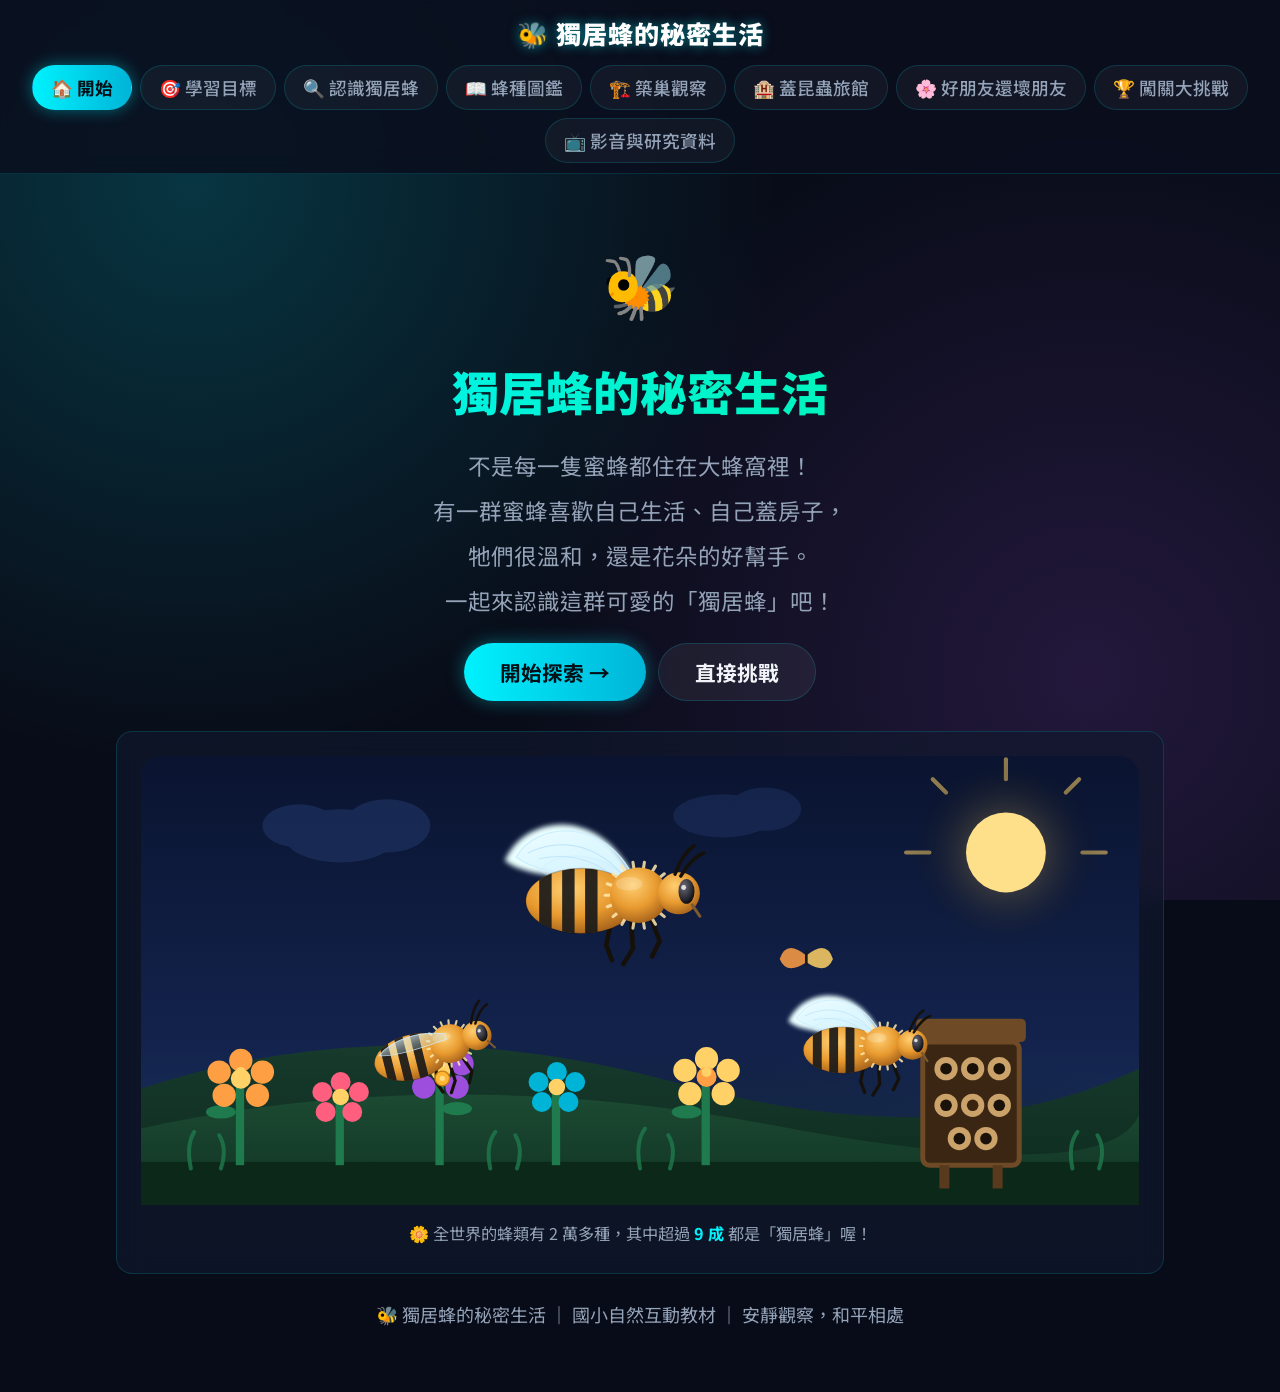
<file: index.html>
<!DOCTYPE html>
<html lang="zh-Hant">
<head>
<meta charset="UTF-8">
<meta name="viewport" content="width=device-width, initial-scale=1.0">
<title>獨居蜂的秘密生活｜互動教材</title>
<meta name="description" content="認識獨居蜂：牠們不住蜂窩、自己築巢、是溫和的授粉小幫手。互動教材，適合國小中高年級。">
<link rel="stylesheet" href="style.css">
</head>
<body>

<!-- ============ 共用 SVG defs（寫實蜜蜂用漸層與濾鏡） ============ -->
<svg width="0" height="0" style="position:absolute" aria-hidden="true">
  <defs>
    <linearGradient id="wingG" x1="0" y1="0" x2="0.7" y2="1">
      <stop offset="0%" stop-color="#f2ffff" stop-opacity="0.9"/>
      <stop offset="60%" stop-color="#cdeeff" stop-opacity="0.45"/>
      <stop offset="100%" stop-color="#a9d8f5" stop-opacity="0.25"/>
    </linearGradient>
    <radialGradient id="amberG" cx="40%" cy="32%" r="75%">
      <stop offset="0%" stop-color="#ffcf72"/>
      <stop offset="55%" stop-color="#e89a2f"/>
      <stop offset="100%" stop-color="#9c5a18"/>
    </radialGradient>
    <radialGradient id="blackG" cx="38%" cy="30%" r="80%">
      <stop offset="0%" stop-color="#4a4a55"/>
      <stop offset="60%" stop-color="#23232c"/>
      <stop offset="100%" stop-color="#0c0c12"/>
    </radialGradient>
    <radialGradient id="tealG" cx="38%" cy="30%" r="80%">
      <stop offset="0%" stop-color="#7af5d2"/>
      <stop offset="55%" stop-color="#16b89a"/>
      <stop offset="100%" stop-color="#0a6b62"/>
    </radialGradient>
    <radialGradient id="eyeG" cx="35%" cy="30%" r="75%">
      <stop offset="0%" stop-color="#6b6b78"/>
      <stop offset="100%" stop-color="#0a0a10"/>
    </radialGradient>
  </defs>
</svg>

<!-- ============ Navbar ============ -->
<nav class="navbar">
  <div class="brand">🐝 獨居蜂的秘密生活</div>
  <div class="nav-tabs">
    <button class="nav-tab active" data-tab="home" onclick="go('home')">🏠 開始</button>
    <button class="nav-tab" data-tab="goal" onclick="go('goal')">🎯 學習目標</button>
    <button class="nav-tab" data-tab="meet" onclick="go('meet')">🔍 認識獨居蜂</button>
    <button class="nav-tab" data-tab="species" onclick="go('species')">📖 蜂種圖鑑</button>
    <button class="nav-tab" data-tab="nest" onclick="go('nest')">🏗️ 築巢觀察</button>
    <button class="nav-tab" data-tab="hotel" onclick="go('hotel')">🏨 蓋昆蟲旅館</button>
    <button class="nav-tab" data-tab="friend" onclick="go('friend')">🌸 好朋友還壞朋友</button>
    <button class="nav-tab" data-tab="quiz" onclick="go('quiz')">🏆 闖關大挑戰</button>
    <button class="nav-tab" data-tab="media" onclick="go('media')">📺 影音與研究資料</button>
  </div>
</nav>

<div class="container">

  <!-- ============ Home ============ -->
  <section class="panel active" id="tab-home">
    <div class="hero">
      <div style="font-size:3.5rem;">🐝</div>
      <h1>獨居蜂的秘密生活</h1>
      <p>不是每一隻蜜蜂都住在大蜂窩裡！<br>
      有一群蜜蜂喜歡自己生活、自己蓋房子，<br>
      牠們很溫和，還是花朵的好幫手。<br>
      一起來認識這群可愛的「獨居蜂」吧！</p>
      <div class="btn-row">
        <button class="btn btn-primary" onclick="go('goal')">開始探索 →</button>
        <button class="btn btn-secondary" onclick="go('quiz')">直接挑戰</button>
      </div>
    </div>

    <div class="glass-card">
      <svg class="scene" viewBox="0 0 600 270" xmlns="http://www.w3.org/2000/svg">
        <defs>
          <linearGradient id="skyG" x1="0" y1="0" x2="0" y2="1">
            <stop offset="0%" stop-color="#0a1430"/>
            <stop offset="65%" stop-color="#13234d"/>
            <stop offset="100%" stop-color="#1d3a5e"/>
          </linearGradient>
          <radialGradient id="sunG"><stop offset="0%" stop-color="#ffd166"/><stop offset="100%" stop-color="transparent"/></radialGradient>
          <radialGradient id="glowH" cx="50%" cy="100%" r="70%">
            <stop offset="0%" stop-color="#2a4a6e" stop-opacity="0.9"/><stop offset="100%" stop-color="transparent"/>
          </radialGradient>
          <linearGradient id="hillBack" x1="0" y1="0" x2="0" y2="1">
            <stop offset="0%" stop-color="#163a2c"/><stop offset="100%" stop-color="#0e2a1f"/>
          </linearGradient>
          <linearGradient id="hillFront" x1="0" y1="0" x2="0" y2="1">
            <stop offset="0%" stop-color="#1c4a32"/><stop offset="100%" stop-color="#103324"/>
          </linearGradient>
        </defs>

        <rect width="600" height="270" fill="url(#skyG)" rx="12"/>
        <ellipse cx="300" cy="215" rx="380" ry="120" fill="url(#glowH)"/>

        <!-- sun + rays -->
        <g class="flower-sway" style="transform-origin:520px 58px">
          <g stroke="#ffd166" stroke-width="2.5" stroke-linecap="round" opacity="0.55">
            <line x1="520" y1="14" x2="520" y2="2"/><line x1="556" y1="22" x2="564" y2="14"/>
            <line x1="566" y1="58" x2="580" y2="58"/><line x1="484" y1="22" x2="476" y2="14"/>
            <line x1="474" y1="58" x2="460" y2="58"/>
          </g>
        </g>
        <circle cx="520" cy="58" r="58" fill="url(#sunG)" opacity="0.45"/>
        <circle cx="520" cy="58" r="24" fill="#ffe08a"/>

        <!-- clouds -->
        <g fill="#21376a" opacity="0.55">
          <g><ellipse cx="120" cy="48" rx="34" ry="16"/><ellipse cx="148" cy="42" rx="26" ry="16"/><ellipse cx="95" cy="42" rx="22" ry="13"/></g>
          <g opacity="0.8"><ellipse cx="350" cy="36" rx="30" ry="13"/><ellipse cx="375" cy="32" rx="22" ry="13"/></g>
        </g>

        <!-- hills -->
        <path d="M0 200 Q 150 150 320 196 T 600 188 L600 270 L0 270 Z" fill="url(#hillBack)"/>
        <path d="M0 224 Q 180 184 380 222 T 600 216 L600 270 L0 270 Z" fill="url(#hillFront)"/>

        <!-- ground -->
        <rect x="0" y="244" width="600" height="26" fill="#0c2818"/>

        <!-- grass blades -->
        <g stroke="#1f7a4d" stroke-width="2.4" stroke-linecap="round" fill="none" opacity="0.8">
          <path d="M30 248 q -3 -14 2 -22"/><path d="M48 248 q 4 -12 -1 -20"/>
          <path d="M300 248 q -3 -16 3 -24"/><path d="M318 248 q 4 -12 -1 -20"/>
          <path d="M560 248 q -3 -14 3 -22"/><path d="M576 248 q 4 -12 -1 -20"/>
          <path d="M210 248 q -3 -14 3 -22"/><path d="M226 248 q 4 -12 -1 -20"/>
        </g>

        <!-- 昆蟲旅館 (竹管) -->
        <g class="flower-sway" style="transform-origin:498px 244px">
          <rect x="466" y="158" width="66" height="14" fill="#6e4a26" rx="3"/>
          <rect x="470" y="172" width="58" height="74" fill="#3a2613" rx="4"/>
          <rect x="470" y="172" width="58" height="74" fill="none" stroke="#6e4a26" stroke-width="3" rx="4"/>
          <g>
            <circle cx="484" cy="188" r="7" fill="#caa26a"/><circle cx="484" cy="188" r="3.5" fill="#1a1208"/>
            <circle cx="500" cy="188" r="7" fill="#caa26a"/><circle cx="500" cy="188" r="3.5" fill="#1a1208"/>
            <circle cx="516" cy="188" r="7" fill="#caa26a"/><circle cx="516" cy="188" r="3.5" fill="#1a1208"/>
            <circle cx="484" cy="210" r="7" fill="#caa26a"/><circle cx="484" cy="210" r="3.5" fill="#1a1208"/>
            <circle class="entrance-glow" cx="500" cy="210" r="7" fill="#caa26a"/><circle cx="500" cy="210" r="3.5" fill="#3a2410"/>
            <circle cx="516" cy="210" r="7" fill="#caa26a"/><circle cx="516" cy="210" r="3.5" fill="#1a1208"/>
            <circle cx="492" cy="230" r="7" fill="#caa26a"/><circle cx="492" cy="230" r="3.5" fill="#1a1208"/>
            <circle cx="508" cy="230" r="7" fill="#caa26a"/><circle cx="508" cy="230" r="3.5" fill="#1a1208"/>
          </g>
          <rect x="480" y="246" width="6" height="14" fill="#5a3a1f"/>
          <rect x="512" y="246" width="6" height="14" fill="#5a3a1f"/>
        </g>

        <!-- flowers -->
        <g class="flower-sway" style="transform-origin:60px 246px">
          <rect x="57" y="196" width="5" height="50" fill="#1f7a4d"/>
          <ellipse cx="48" cy="214" rx="9" ry="4" fill="#1f7a4d"/>
          <g fill="#ff9f43"><circle cx="60" cy="183" r="7"/><circle cx="73" cy="190" r="7"/><circle cx="70" cy="204" r="7"/><circle cx="50" cy="204" r="7"/><circle cx="47" cy="190" r="7"/></g>
          <circle cx="60" cy="194" r="6" fill="#ffd166"/>
        </g>
        <g class="flower-sway" style="transform-origin:120px 246px; animation-delay:0.6s">
          <rect x="117" y="206" width="5" height="40" fill="#1f7a4d"/>
          <g fill="#ff5e7e"><circle cx="120" cy="196" r="6"/><circle cx="131" cy="202" r="6"/><circle cx="127" cy="214" r="6"/><circle cx="111" cy="214" r="6"/><circle cx="109" cy="202" r="6"/></g>
          <circle cx="120" cy="205" r="5" fill="#ffd166"/>
        </g>
        <g class="flower-sway" style="transform-origin:180px 246px; animation-delay:1.1s">
          <rect x="177" y="190" width="5" height="56" fill="#1f7a4d"/>
          <ellipse cx="190" cy="212" rx="9" ry="4" fill="#1f7a4d"/>
          <g fill="#9d4edd"><circle cx="180" cy="178" r="7"/><circle cx="193" cy="185" r="7"/><circle cx="190" cy="199" r="7"/><circle cx="170" cy="199" r="7"/><circle cx="167" cy="185" r="7"/></g>
          <circle cx="180" cy="189" r="6" fill="#ffd166"/>
        </g>
        <g class="flower-sway" style="transform-origin:250px 246px; animation-delay:0.3s">
          <rect x="247" y="200" width="5" height="46" fill="#1f7a4d"/>
          <g fill="#00b4d8"><circle cx="250" cy="190" r="6"/><circle cx="261" cy="196" r="6"/><circle cx="257" cy="208" r="6"/><circle cx="241" cy="208" r="6"/><circle cx="239" cy="196" r="6"/></g>
          <circle cx="250" cy="199" r="5" fill="#ffd166"/>
        </g>
        <g class="flower-sway" style="transform-origin:340px 246px; animation-delay:0.9s">
          <rect x="337" y="194" width="5" height="52" fill="#1f7a4d"/>
          <ellipse cx="328" cy="214" rx="9" ry="4" fill="#1f7a4d"/>
          <g fill="#ffd166"><circle cx="340" cy="182" r="7"/><circle cx="353" cy="189" r="7"/><circle cx="350" cy="203" r="7"/><circle cx="330" cy="203" r="7"/><circle cx="327" cy="189" r="7"/></g>
          <circle cx="340" cy="193" r="6" fill="#ff9f43"/>
        </g>

        <!-- 蝴蝶 -->
        <g class="pollen" style="animation-duration:9s">
          <g transform="translate(400,120)">
            <path d="M0 0 Q -12 -10 -16 2 Q -12 12 0 4 Z" fill="#ff9f43" opacity="0.85"/>
            <path d="M0 0 Q 12 -10 16 2 Q 12 12 0 4 Z" fill="#ffd166" opacity="0.85"/>
            <line x1="0" y1="-3" x2="0" y2="6" stroke="#1a1a1a" stroke-width="1.6"/>
          </g>
        </g>

        <!-- pollen -->
        <circle class="pollen" cx="60" cy="190" r="3" fill="#ffd166"/>
        <circle class="pollen p2" cx="180" cy="186" r="3" fill="#ffd166"/>
        <circle class="pollen p3" cx="340" cy="190" r="3" fill="#ffd166"/>

        <!-- 蜜蜂（寫實，由 JS 注入） -->
        <g class="bee-fly"><g id="homeBee" transform="translate(290,86) scale(1.15)"></g></g>
        <g class="gathering"><g id="flowerBee" transform="translate(180,176) scale(0.8) rotate(-14)"></g></g>
        <g class="hover-bob" style="animation-delay:0.8s"><g id="hotelBee" transform="translate(440,176) scale(0.82)"></g></g>
      </svg>
      <p style="text-align:center; color:var(--text-muted); margin:12px 0 0; font-size:0.9rem;">
        🌼 全世界的蜂類有 2 萬多種，其中超過 <strong style="color:var(--color-cyan)">9 成</strong> 都是「獨居蜂」喔！
      </p>
    </div>
  </section>

  <!-- ============ Goal ============ -->
  <section class="panel" id="tab-goal">
    <span class="badge badge-cyan">單元導覽</span>
    <h2 class="panel-title">🎯 學習目標</h2>
    <div class="glass-card">
      <div class="grid-3">
        <div class="goal-card">
          <span class="icon">🔍</span>
          <h3>觀察與分辨</h3>
          <p>能說出獨居蜂和一般蜜蜂（社會性蜂）有什麼不一樣。</p>
        </div>
        <div class="goal-card">
          <span class="icon">🏗️</span>
          <h3>了解築巢</h3>
          <p>知道獨居蜂怎麼蓋房子、把寶寶和食物放進巢室裡。</p>
        </div>
        <div class="goal-card">
          <span class="icon">🌸</span>
          <h3>連結生活</h3>
          <p>明白獨居蜂是溫和的授粉幫手，學會和牠們和平相處。</p>
        </div>
      </div>
    </div>
    <div class="glass-card">
      <h3 style="color:var(--color-cyan); margin-top:0;">📖 這份教材會帶你做什麼？</h3>
      <ul style="line-height:2; color:var(--text-main);">
        <li><strong>認識獨居蜂</strong>：比一比，找出獨居蜂的特徵。</li>
        <li><strong>築巢觀察</strong>：拉動滑桿，看母蜂一步步把巢蓋好。</li>
        <li><strong>蓋昆蟲旅館</strong>：自己挑材料，幫獨居蜂蓋一間家。</li>
        <li><strong>好朋友還壞朋友</strong>：點點看，了解獨居蜂對我們的幫助。</li>
        <li><strong>闖關大挑戰</strong>：10 題小測驗，拿到屬於你的徽章！</li>
      </ul>
      <div class="btn-row">
        <button class="btn btn-primary" onclick="go('meet')">下一步：認識獨居蜂 →</button>
      </div>
    </div>
  </section>

  <!-- ============ Meet ============ -->
  <section class="panel" id="tab-meet">
    <span class="badge badge-teal">單元一</span>
    <h2 class="panel-title">🔍 認識獨居蜂</h2>

    <div class="glass-card">
      <p style="line-height:1.9;">
        說到蜜蜂，你可能會想到一大群蜜蜂住在蜂窩裡，還有一隻蜂后。
        但其實大部分的蜂，都是<strong style="color:var(--color-teal)">自己一個人生活</strong>的「獨居蜂」。
        每一隻母蜂都是自己的女王，自己蓋房子、自己照顧寶寶。
      </p>
    </div>

    <div class="glass-card">
      <h3 style="color:var(--text-bright); margin-top:0;">比一比：誰是誰？</h3>
      <!-- 動畫對照圖：左單獨一隻、右一大群 -->
      <svg class="scene" viewBox="0 0 600 200" xmlns="http://www.w3.org/2000/svg" style="margin-bottom:16px;">
        <rect width="600" height="200" fill="#0a1430" rx="12"/>
        <line x1="300" y1="20" x2="300" y2="180" stroke="rgba(255,255,255,0.12)" stroke-dasharray="6 6"/>
        <text x="150" y="32" text-anchor="middle" fill="#00f5a0" font-size="17" font-weight="700">🐝 獨居蜂：自己住</text>
        <text x="450" y="32" text-anchor="middle" fill="#ff9f43" font-size="17" font-weight="700">🍯 社會性蜂：一大群</text>

        <!-- 左：一根竹管 + 單獨一隻蜂 -->
        <g transform="translate(70,90)">
          <rect x="0" y="0" width="120" height="34" rx="8" fill="#5a3a1f"/>
          <rect x="6" y="6" width="108" height="22" rx="5" fill="#1a1208"/>
          <ellipse class="entrance-glow" cx="20" cy="17" rx="7" ry="9" fill="#3a2410"/>
        </g>
        <g class="hover-bob"><g id="meetSoloBee" transform="translate(150,70) scale(0.7)"></g></g>

        <!-- 右：蜂巢 + 蜂后 + 一群工蜂 -->
        <g transform="translate(400,70)">
          <g fill="#e8a13c" stroke="#9c5a18" stroke-width="1.5">
            <polygon points="20,0 34,8 34,24 20,32 6,24 6,8"/>
            <polygon points="50,0 64,8 64,24 50,32 36,24 36,8"/>
            <polygon points="80,0 94,8 94,24 80,32 66,24 66,8"/>
            <polygon points="35,28 49,36 49,52 35,60 21,52 21,36"/>
            <polygon points="65,28 79,36 79,52 65,60 51,52 51,36"/>
          </g>
        </g>
        <g transform="translate(396,72)"><g class="crawl c1"><g transform="scale(0.32)" id="cBee1"></g></g></g>
        <g transform="translate(452,80)"><g class="crawl c2"><g transform="scale(0.32)" id="cBee2"></g></g></g>
        <g transform="translate(420,108)"><g class="crawl c3"><g transform="scale(0.32)" id="cBee3"></g></g></g>
        <g transform="translate(478,112)"><g class="crawl c4"><g transform="scale(0.32)" id="cBee4"></g></g></g>
        <g transform="translate(440,138)"><g class="crawl c5"><g transform="scale(0.32)" id="cBee5"></g></g></g>
      </svg>
      <div class="compare-grid">
        <div class="compare-card solitary">
          <h3>🐝 獨居蜂</h3>
          <ul>
            <li><strong>自己住</strong>：一隻母蜂自己生活</li>
            <li><strong>沒有蜂后</strong>：每隻母蜂都會生寶寶</li>
            <li><strong>自己蓋家</strong>：在土洞、樹洞或空心管子裡築巢</li>
            <li><strong>很溫和</strong>：沒有蜂窩要保護，很少螫人</li>
            <li><strong>不釀蜜</strong>：把花粉花蜜留給寶寶吃</li>
            <li>例如：壁蜂、切葉蜂、木蜂</li>
          </ul>
        </div>
        <div class="compare-card social">
          <h3>🍯 社會性蜂（如蜜蜂）</h3>
          <ul>
            <li><strong>一大群住一起</strong>：成千上萬隻</li>
            <li><strong>有蜂后</strong>：只有蜂后生寶寶</li>
            <li><strong>共用大蜂窩</strong>：大家分工合作</li>
            <li><strong>會保護家</strong>：被打擾時會成群螫人</li>
            <li><strong>會釀蜂蜜</strong>：儲存起來過冬</li>
            <li>例如：蜜蜂、虎頭蜂</li>
          </ul>
        </div>
      </div>
      <div class="exp-box" style="margin-top:14px;">
        💡 <strong>小提醒：</strong>獨居蜂個性溫和，只要不去抓牠、不弄壞牠的巢，牠們通常不會螫人。看到牠們在花叢忙碌，安靜觀察就好囉！
      </div>
      <div class="btn-row">
        <button class="btn btn-primary" onclick="go('species')">下一步：認識不同的獨居蜂 →</button>
      </div>
    </div>
  </section>

  <!-- ============ Species guide ============ -->
  <section class="panel" id="tab-species">
    <span class="badge badge-teal">蜂種圖鑑</span>
    <h2 class="panel-title">📖 蜂種圖鑑</h2>
    <p style="color:var(--text-muted); margin-top:-8px;">點點左邊的名字，認識台灣常見的幾種獨居蜂。牠們長相、築巢地點都不一樣喔！</p>

    <div class="glass-card">
      <div class="life-layout">
        <div class="life-list" id="speciesList">
          <!-- filled by JS -->
        </div>
        <div class="life-detail" id="speciesDetail">
          <!-- filled by JS -->
        </div>
      </div>
    </div>
    <div class="btn-row">
      <button class="btn btn-primary" onclick="go('nest')">下一步：看牠怎麼築巢 →</button>
    </div>
  </section>

  <!-- ============ Nest (slider simulator) ============ -->
  <section class="panel" id="tab-nest">
    <span class="badge badge-cyan">單元二</span>
    <h2 class="panel-title">🏗️ 築巢觀察</h2>
    <p style="color:var(--text-muted); margin-top:-8px;">拉動下面的滑桿，看看母蜂怎麼在一根空心管子裡，一格一格蓋出寶寶的房間。</p>

    <div class="glass-card">
      <div class="lab-layout">
        <!-- main view -->
        <div>
          <svg class="scene" viewBox="0 0 480 220" xmlns="http://www.w3.org/2000/svg">
            <rect width="480" height="220" fill="#0a1430" rx="12"/>
            <!-- hollow tube -->
            <rect x="40" y="80" width="400" height="70" fill="#5a3a1f" rx="8"/>
            <rect x="48" y="90" width="384" height="50" fill="#1a1208" rx="6"/>
            <!-- cells: 4 chambers -->
            <!-- chamber 1 -->
            <g id="cell1" class="cell-grow" opacity="0">
              <rect x="56" y="92" width="78" height="46" fill="#3a2410"/>
              <circle cx="80" cy="115" r="14" fill="#ffd166" opacity="0.85"/>
              <ellipse cx="105" cy="115" rx="9" ry="13" fill="#f1f5f9"/>
              <rect x="132" y="92" width="6" height="46" fill="#8a5a2f"/>
            </g>
            <!-- chamber 2 -->
            <g id="cell2" class="cell-grow" opacity="0">
              <rect x="140" y="92" width="78" height="46" fill="#3a2410"/>
              <circle cx="164" cy="115" r="14" fill="#ffd166" opacity="0.85"/>
              <ellipse cx="189" cy="115" rx="9" ry="13" fill="#f1f5f9"/>
              <rect x="216" y="92" width="6" height="46" fill="#8a5a2f"/>
            </g>
            <!-- chamber 3 -->
            <g id="cell3" class="cell-grow" opacity="0">
              <rect x="224" y="92" width="78" height="46" fill="#3a2410"/>
              <circle cx="248" cy="115" r="14" fill="#ffd166" opacity="0.85"/>
              <ellipse cx="273" cy="115" rx="9" ry="13" fill="#f1f5f9"/>
              <rect x="300" y="92" width="6" height="46" fill="#8a5a2f"/>
            </g>
            <!-- mud seal -->
            <g id="seal" class="cell-grow" opacity="0">
              <rect x="308" y="92" width="120" height="46" fill="#7a4a22"/>
              <text x="368" y="120" font-size="22" text-anchor="middle">🧱</text>
            </g>
            <!-- the mother bee (寫實，由 JS 注入；面向左、朝管口) -->
            <g id="motherBee" transform="translate(400,60)">
              <g id="motherShuttle">
                <circle id="carryPollen" cx="2" cy="11" r="6.5" fill="#ffd166" stroke="#c77f12" stroke-width="1" opacity="0"/>
                <g id="motherBeeInner" transform="scale(-0.62,0.62)"></g>
              </g>
            </g>
          </svg>

          <div class="stage-display">
            <h3 id="stageTitle">第 0 步</h3>
            <p id="stageDesc">把滑桿往右拉，開始築巢！</p>
          </div>
          <input type="range" id="nestSlider" min="0" max="4" value="0" step="1" oninput="updateNest(this.value)">
          <div style="display:flex; justify-content:space-between; font-size:0.75rem; color:var(--text-muted);">
            <span>找到管子</span><span>放花粉</span><span>產卵</span><span>蓋牆</span><span>封口</span>
          </div>
        </div>

        <!-- sidebar -->
        <div>
          <div class="sidebar-block">
            <h4>📊 築巢進度</h4>
            <div class="data-row"><span>完成步驟</span><span id="dataStep">0 / 4</span></div>
            <div class="data-row"><span>已蓋巢室</span><span id="dataCells">0 個</span></div>
            <div class="data-row"><span>狀態</span><span id="dataStatus">準備中</span></div>
          </div>
          <div class="exp-box" id="nestExp">
            獨居蜂媽媽會找一根中空的管子當家。牠在裡面一格一格蓋房間，每一間都放滿花粉、生一顆卵，再用泥土或樹葉把門關起來。
          </div>
          <button class="btn btn-secondary" style="width:100%; margin-top:12px;" onclick="resetNest()">🔄 重新開始</button>
        </div>
      </div>
    </div>
    <div class="btn-row">
      <button class="btn btn-primary" onclick="go('hotel')">下一步：幫牠蓋一間家 →</button>
    </div>
  </section>

  <!-- ============ Hotel builder ============ -->
  <section class="panel" id="tab-hotel">
    <span class="badge badge-purple">單元三</span>
    <h2 class="panel-title">🏨 蓋昆蟲旅館</h2>
    <p style="color:var(--text-muted); margin-top:-8px;">獨居蜂需要小洞洞來築巢。先點選下方「旅館」裡的一層樓，再點右邊的材料把它放進去——同一種材料可以放很多次，每一層也可以放不同材料喔！佈置好之後，按下「開始運作」，看看有哪些獨居蜂搬進來住！</p>

    <div class="glass-card">
      <div class="lab-layout">
        <div>
          <h4 style="color:var(--color-cyan); margin-top:0;">🏠 你的昆蟲旅館</h4>
          <div class="hotel-timeline" id="hotelTimeline">
            <div class="timeline-step" data-step="0"><span class="step-icon">🐝</span><span class="step-label">飛來</span></div>
            <div class="timeline-step" data-step="1"><span class="step-icon">🔍</span><span class="step-label">選定洞口</span></div>
            <div class="timeline-step" data-step="2"><span class="step-icon">🌾</span><span class="step-label">搬運入住</span></div>
            <div class="timeline-step" data-step="3"><span class="step-icon">🏠</span><span class="step-label">入住完成</span></div>
          </div>
          <div class="hotel-exterior-wrap">
            <svg id="hotelExterior" class="hotel-exterior" viewBox="0 0 460 300" preserveAspectRatio="xMidYMid meet">
              <g id="hotelRows"></g>
              <g id="hotelBeesLayer"></g>
            </svg>
            <div class="hotel-caption" id="hotelCaption" hidden>
              <strong class="cap-title"></strong>
              <p class="cap-desc"></p>
            </div>
          </div>
          <div class="btn-row" style="margin:8px 0; flex-wrap:wrap;">
            <button class="btn btn-primary" id="hotelStartBtn" onclick="startHotelOperation()">🐝 開始運作</button>
            <button class="btn btn-secondary" id="hotelPauseBtn" onclick="toggleHotelPause()" disabled>⏸️ 暫停</button>
            <button class="btn btn-secondary" id="hotelReplayBtn" onclick="startHotelOperation()" disabled>🔁 重新播放</button>
            <button class="btn btn-secondary" onclick="resetHotel()">🧹 清空重蓋</button>
          </div>
          <div class="hotel-speed-row">
            <span>🐢 速度 🐇</span>
            <input type="range" id="hotelSpeed" min="0.5" max="2" step="0.25" value="1">
          </div>
          <div class="feedback-box" id="hotelFeedback">
            提示：先點選旅館裡的<strong>一層樓</strong>（會發出青色光），再點右邊的材料把它放進這一層。獨居蜂喜歡有<strong>小孔洞</strong>的天然材料，挑挑看哪些適合？
          </div>
        </div>
        <div>
          <div class="sidebar-block">
            <h4>🧺 材料籃（可重複使用）</h4>
            <div class="material-list" id="materialList">
              <!-- filled by JS -->
            </div>
          </div>
        </div>
      </div>
    </div>
    <div class="btn-row">
      <button class="btn btn-primary" onclick="go('friend')">下一步：牠是好朋友嗎？ →</button>
    </div>
  </section>

  <!-- ============ Friend (life application) ============ -->
  <section class="panel" id="tab-friend">
    <span class="badge badge-orange">單元四</span>
    <h2 class="panel-title">🌸 好朋友還壞朋友？</h2>
    <p style="color:var(--text-muted); margin-top:-8px;">點點左邊的問題，看看獨居蜂到底是不是我們的好朋友。</p>

    <div class="glass-card">
      <div class="life-layout">
        <div class="life-list" id="friendList">
          <!-- filled by JS -->
        </div>
        <div class="life-detail" id="friendDetail">
          <!-- filled by JS -->
        </div>
      </div>
    </div>
    <div class="btn-row">
      <button class="btn btn-primary" onclick="go('quiz')">準備好了！去闖關 →</button>
    </div>
  </section>

  <!-- ============ Quiz ============ -->
  <section class="panel" id="tab-quiz">
    <span class="badge badge-cyan">最終關卡</span>
    <h2 class="panel-title">🏆 闖關大挑戰</h2>
    <div class="glass-card quiz-container" id="quizCard">
      <!-- filled by JS -->
    </div>
  </section>

  <!-- ============ Media & Research ============ -->
  <section class="panel" id="tab-media">
    <span class="badge badge-purple">延伸學習</span>
    <h2 class="panel-title">📺 獨居蜂影音與研究資料</h2>
    <p style="color:var(--text-muted); margin-top:-8px;">想更深入了解獨居蜂嗎？這裡整理了一些國內外的影片、新聞與研究資料，點開連結繼續探索！</p>

    <div class="glass-card">
      <h3 style="color:var(--color-cyan); margin-top:0;">🇹🇼 國內資源</h3>
      <div class="media-grid">
        <a class="media-card" href="https://www.youtube.com/watch?v=G0BYC6HUmUo" target="_blank" rel="noopener">
          <span class="media-icon">🎬</span>
          <h4>城市獨居蜂旅館計畫｜一步一腳印 20181014</h4>
          <p>電視新聞節目報導：城市中打造獨居蜂旅館，紀錄獨居蜂的入住與生態觀察。</p>
          <span class="media-tag">影片</span>
        </a>
        <a class="media-card" href="https://www.newsmarket.com.tw/blog/98320/" target="_blank" rel="noopener">
          <span class="media-icon">📰</span>
          <h4>全民養蜂04／享受孤獨的獨居蜂</h4>
          <p>上下游新聞報導：獨居蜂授粉效率高，還能幫忙抑制田間害蟲。</p>
          <span class="media-tag">新聞報導</span>
        </a>
        <a class="media-card" href="https://ubrand.udn.com/ubrand/story/123659/6480310" target="_blank" rel="noopener">
          <span class="media-icon">🏙️</span>
          <h4>城市養蜂是Bee要的！還給獨居蜂「居住正義」</h4>
          <p>聯合報倡議家報導：在城市打造獨居蜂旅館、進行公民科學監測。</p>
          <span class="media-tag">新聞報導</span>
        </a>
        <a class="media-card" href="https://twsf.ntsec.gov.tw/activity/race-1/58/pdf/NPHSF2018-080310.pdf" target="_blank" rel="noopener">
          <span class="media-icon">🔬</span>
          <h4>科展作品：獨行俠的神祕生活</h4>
          <p>全國中小學科展作品，觀察棕泥壺蜂等獨居蜂的築巢與成長行為。</p>
          <span class="media-tag">研究文件</span>
        </a>
        <a class="media-card" href="https://udn.com/news/story/6885/7271412" target="_blank" rel="noopener">
          <span class="media-icon">🏫</span>
          <h4>新店青潭國小設「獨居蜂旅館」</h4>
          <p>聯合新聞網報導：校園設置10座獨居蜂旅館，推動生態教育課程。</p>
          <span class="media-tag">新聞報導</span>
        </a>
        <a class="media-card" href="https://www.peopo.org/news/795426" target="_blank" rel="noopener">
          <span class="media-icon">📡</span>
          <h4>打造蜂旅館 讓獨居蜂在城市安身</h4>
          <p>PeoPo公民新聞報導：青年團隊在城市中建立獨居蜂旅館的觀察紀錄。</p>
          <span class="media-tag">新聞報導</span>
        </a>
        <a class="media-card" href="https://www.newsmarket.com.tw/bees-issue/ch10/" target="_blank" rel="noopener">
          <span class="media-icon">🐝</span>
          <h4>護蜂也是好生意：獨居蜂旅館熱門</h4>
          <p>上下游「全民養蜂」專題：獨居蜂旅館如何幫忙吃掉田間害蟲。</p>
          <span class="media-tag">新聞報導</span>
        </a>
      </div>
    </div>

    <div class="glass-card">
      <h3 style="color:var(--color-teal); margin-top:0;">🌍 國外資源</h3>
      <div class="media-grid">
        <a class="media-card" href="https://www.youtube.com/watch?v=V8vAQ1B5Zj4" target="_blank" rel="noopener">
          <span class="media-icon">🎥</span>
          <h4>Solitary / Mason Bees Documentary</h4>
          <p>濃縮版紀錄片，介紹獨居蜂（切葉蜂、壁蜂）的生活方式與保育。</p>
          <span class="media-tag">影片</span>
        </a>
        <a class="media-card" href="https://nurturing-nature.co.uk/wildlife-garden-videos/the-solitary-bees-a-short-documentary-by-team-candiru/" target="_blank" rel="noopener">
          <span class="media-icon">🎞️</span>
          <h4>The Solitary Bees（短紀錄片）</h4>
          <p>以紅壁蜂（Osmia bicornis）為主角的英國短紀錄片。</p>
          <span class="media-tag">影片</span>
        </a>
        <a class="media-card" href="https://www.ncbi.nlm.nih.gov/pmc/articles/PMC11962201/" target="_blank" rel="noopener">
          <span class="media-icon">🧪</span>
          <h4>獨居蜂與花朵微生物群相互傳遞研究</h4>
          <p>國際期刊論文：探討獨居蜂如何透過花朵交換微生物菌群。</p>
          <span class="media-tag">研究論文</span>
        </a>
        <a class="media-card" href="https://www.xerces.org/publications/fact-sheets/nests-for-native-bees" target="_blank" rel="noopener">
          <span class="media-icon">📋</span>
          <h4>Nests for Native Bees（Xerces Society）</h4>
          <p>國際保育組織 Xerces Society 的原生蜂築巢資料，介紹各種巢箱設計。</p>
          <span class="media-tag">研究資料</span>
        </a>
        <a class="media-card" href="https://crownbees.com/pages/mason-bee-edu-introduction" target="_blank" rel="noopener">
          <span class="media-icon">🐛</span>
          <h4>Mason Bee Edu（Crown Bees）</h4>
          <p>美國 Crown Bees 的免費教學模組，介紹壁蜂的生命週期與繁殖。</p>
          <span class="media-tag">教學資源</span>
        </a>
      </div>
    </div>

    <div class="feedback-box">
      💡 小提醒：點擊連結會開啟新分頁前往外部網站，內容版權皆屬原作者／媒體所有。
    </div>
  </section>

  <div class="footer-hint">🐝 獨居蜂的秘密生活 ｜ 國小自然互動教材 ｜ 安靜觀察，和平相處</div>

</div>

<script src="script.js"></script>
<script src="https://prayer168.github.io/science-portal/assets/material-visit-count.js" data-material="https://prayer168.github.io/Solitary-Bees/" defer></script>
</body>
</html>
</file>
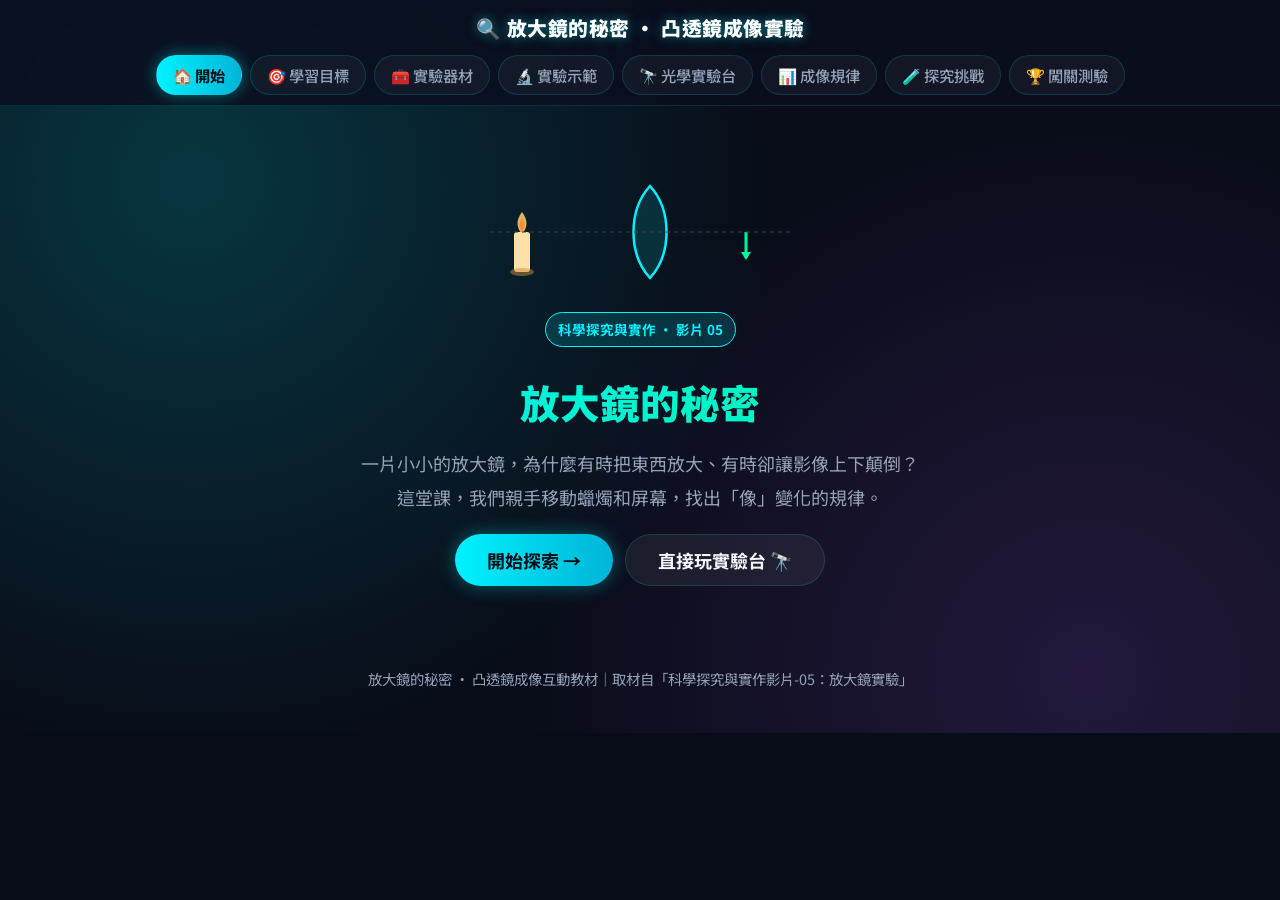
<file: lens/index.html>
<!DOCTYPE html>
<html lang="zh-Hant">
<head>
<meta charset="UTF-8">
<meta name="viewport" content="width=device-width, initial-scale=1.0">
<title>放大鏡的秘密：凸透鏡成像實驗｜互動教材</title>
<meta name="description" content="用放大鏡（凸透鏡）做成像實驗：拖動蠟燭與屏幕，觀察倒立/正立、放大/縮小、清楚/模糊的變化。互動教材，適合國小中高年級與國中理化。">
<link rel="stylesheet" href="style.css">
</head>
<body>

<!-- ============ Navbar ============ -->
<nav class="navbar">
  <div class="brand">🔍 放大鏡的秘密 · 凸透鏡成像實驗</div>
  <div class="nav-tabs">
    <button class="nav-tab active" data-tab="home" onclick="go('home')">🏠 開始</button>
    <button class="nav-tab" data-tab="goal" onclick="go('goal')">🎯 學習目標</button>
    <button class="nav-tab" data-tab="gear" onclick="go('gear')">🧰 實驗器材</button>
    <button class="nav-tab" data-tab="demo" onclick="go('demo')">🔬 實驗示範</button>
    <button class="nav-tab" data-tab="bench" onclick="go('bench')">🔭 光學實驗台</button>
    <button class="nav-tab" data-tab="rule" onclick="go('rule')">📊 成像規律</button>
    <button class="nav-tab" data-tab="challenge" onclick="go('challenge')">🧪 探究挑戰</button>
    <button class="nav-tab" data-tab="quiz" onclick="go('quiz')">🏆 闖關測驗</button>
  </div>
</nav>

<div class="container">

  <!-- ============ Home ============ -->
  <section id="tab-home" class="panel active">
    <div class="hero">
      <div class="hero-scene">
        <svg viewBox="0 0 320 150" width="320" height="150" aria-label="放大鏡與燭光">
          <!-- candle -->
          <rect x="34" y="86" width="16" height="40" rx="3" fill="#ffe1a8"/>
          <ellipse cx="42" cy="126" rx="12" ry="4" fill="#c98b3a" opacity="0.5"/>
          <path d="M42 66 q9 12 0 22 q-9 -10 0 -22Z" fill="#ffcf6b">
            <animate attributeName="opacity" values="0.75;1;0.8;1" dur="1.4s" repeatCount="indefinite"/>
          </path>
          <path d="M42 72 q5 8 0 14 q-5 -6 0 -14Z" fill="#ff8a3c"/>
          <!-- lens -->
          <g transform="translate(170,86)">
            <path d="M0 -46 C 22 -22 22 22 0 46 C -22 22 -22 -22 0 -46 Z"
                  fill="rgba(0,242,254,0.12)" stroke="#00f2fe" stroke-width="2.5"/>
          </g>
          <!-- inverted image arrow -->
          <g transform="translate(266,86)">
            <line x1="0" y1="0" x2="0" y2="26" stroke="#00f5a0" stroke-width="3"/>
            <path d="M-5 20 L0 28 L5 20 Z" fill="#00f5a0"/>
          </g>
          <line x1="10" y1="86" x2="310" y2="86" stroke="#334155" stroke-width="1" stroke-dasharray="4 4"/>
        </svg>
      </div>
      <span class="badge badge-cyan">科學探究與實作 · 影片 05</span>
      <h1>放大鏡的秘密</h1>
      <p>一片小小的放大鏡，為什麼有時把東西放大、有時卻讓影像上下顛倒？<br>
         這堂課，我們親手移動蠟燭和屏幕，找出「像」變化的規律。</p>
      <div class="btn-row">
        <button class="btn btn-primary" onclick="go('goal')">開始探索 →</button>
        <button class="btn btn-secondary" onclick="go('bench')">直接玩實驗台 🔭</button>
      </div>
    </div>
  </section>

  <!-- ============ Goal ============ -->
  <section id="tab-goal" class="panel">
    <span class="badge badge-cyan">學習目標</span>
    <h2 class="panel-title">這堂課我們要學會的事</h2>
    <div class="grid-3">
      <div class="goal-card">
        <span class="icon">🔭</span>
        <h3>認識凸透鏡</h3>
        <p>知道放大鏡就是「凸透鏡」，能讓光線聚集，是成像的關鍵工具。</p>
      </div>
      <div class="goal-card">
        <span class="icon">🔄</span>
        <h3>觀察成像變化</h3>
        <p>看懂像的三組性質：倒立／正立、放大／縮小、清楚／模糊，並記錄距離。</p>
      </div>
      <div class="goal-card">
        <span class="icon">📐</span>
        <h3>找出規律</h3>
        <p>發現物體由遠到近時，像會依序改變，並學會像科學家一樣提問、驗證。</p>
      </div>
    </div>
    <div class="glass-card">
      <h3 style="margin-top:0;color:var(--color-cyan)">🧭 教材導覽</h3>
      <p>先到 <strong>🧰 實驗器材</strong> 認識工具，接著看 <strong>🔬 實驗示範</strong> 還原影片的三個操作，
         然後進入 <strong>🔭 光學實驗台</strong> 自己動手拖拖看，再用 <strong>📊 成像規律</strong> 整理發現，
         最後挑戰 <strong>🧪 探究任務</strong> 與 <strong>🏆 闖關測驗</strong>。</p>
    </div>
  </section>

  <!-- ============ Gear ============ -->
  <section id="tab-gear" class="panel">
    <span class="badge badge-orange">實驗器材</span>
    <h2 class="panel-title">我們準備了哪些工具？</h2>
    <p style="color:var(--text-muted)">點一點每樣器材，看看它在實驗裡負責什麼工作。</p>
    <div id="gearGrid" class="gear-grid"></div>
    <div class="glass-card" style="margin-top:16px">
      <h3 style="margin-top:0;color:var(--color-yellow)">🔥 安全小提醒</h3>
      <p>實驗會用到蠟燭和打火機，一定要有<strong>老師或大人陪同</strong>，桌面淨空、頭髮衣袖遠離火源，
         用完立刻熄滅蠟燭。線上實驗台則完全安全，可以盡情嘗試！</p>
    </div>
  </section>

  <!-- ============ Demo ============ -->
  <section id="tab-demo" class="panel">
    <span class="badge badge-purple">實驗示範</span>
    <h2 class="panel-title">還原影片：三個操作</h2>
    <p style="color:var(--text-muted)">影片裡做了三種操作。看完每一步，記得到「🔭 光學實驗台」自己重現一次！</p>
    <div id="demoSteps" class="demo-steps"></div>
    <div class="glass-card key-finding">
      <h3 style="margin-top:0">🌟 影片的重要發現</h3>
      <p>當物體<strong>由遠到近</strong>慢慢靠近放大鏡時，像會照這個順序改變：</p>
      <div class="finding-flow">
        <span class="flow-item inv-small">倒立<br>縮小</span>
        <span class="flow-arrow">→</span>
        <span class="flow-item inv-big">倒立<br>放大</span>
        <span class="flow-arrow">→</span>
        <span class="flow-item blur">一瞬間<br>模糊</span>
        <span class="flow-arrow">→</span>
        <span class="flow-item up-big">正立<br>放大</span>
      </div>
      <p style="font-size:0.9rem;color:var(--text-muted);margin-bottom:0">
        影片小提醒：實際觀察時通常是<strong>移動放大鏡</strong>；影片為了方便拍攝改成固定放大鏡、移動物體，效果一樣。</p>
    </div>
  </section>

  <!-- ============ Optical Bench (core) ============ -->
  <section id="tab-bench" class="panel">
    <span class="badge badge-teal">核心互動</span>
    <h2 class="panel-title">🔭 光學實驗台</h2>
    <p style="color:var(--text-muted)">拖動<strong>蠟燭</strong>改變物體到放大鏡的距離，觀察屏幕上的像怎麼變。
       打開「進階」還能調整放大鏡的焦距，試試不同的放大鏡！</p>

    <div class="bench-layout">
      <div class="glass-card bench-canvas-card">
        <div class="canvas-wrap">
          <canvas id="benchCanvas" width="720" height="380"></canvas>
        </div>
        <div class="canvas-hint">👆 用滑鼠或手指拖動蠟燭；或用下方滑桿調整。</div>
      </div>

      <div class="bench-side">
        <div class="sidebar-block">
          <h4>🕯️ 物體位置（物距）</h4>
          <input type="range" id="objSlider" min="5" max="80" value="60" step="0.5" class="slider">
          <div class="data-row"><span>物體到放大鏡</span><b id="objVal">60.0 cm</b></div>
        </div>

        <div class="sidebar-block advanced" id="advBlock" hidden>
          <h4>🔭 放大鏡焦距 <span class="adv-tag">進階</span></h4>
          <input type="range" id="focSlider" min="8" max="22" value="13" step="0.5" class="slider">
          <div class="data-row"><span>焦距 f</span><b id="focVal">13.0 cm</b></div>
          <p class="mini-note">焦距＝不同的放大鏡。換一片放大鏡，同樣的距離會看到不一樣的像喔！</p>
        </div>

        <div class="sidebar-block readout" id="readoutBlock">
          <h4>📸 現在屏幕上的像</h4>
          <div id="imageReadout"></div>
        </div>

        <div class="sidebar-block">
          <h4>🎬 一鍵重現影片場景</h4>
          <div class="scene-btns">
            <button class="chip-btn" onclick="setScene('far')">遠處：倒立縮小</button>
            <button class="chip-btn" onclick="setScene('two-f')">2 倍焦距：倒立等大</button>
            <button class="chip-btn" onclick="setScene('near')">靠近：倒立放大</button>
            <button class="chip-btn" onclick="setScene('focus')">焦點上：模糊</button>
            <button class="chip-btn" onclick="setScene('inside')">很近：正立放大</button>
          </div>
        </div>

        <div class="sidebar-block toggle-block">
          <label class="switch-row">
            <input type="checkbox" id="advToggle" onchange="toggleAdvanced()">
            <span>顯示進階：焦距與光線原理</span>
          </label>
          <label class="switch-row">
            <input type="checkbox" id="rayToggle" checked onchange="drawBench()">
            <span>顯示光線追跡</span>
          </label>
        </div>
      </div>
    </div>

    <div class="glass-card adv-explain" id="advExplain" hidden>
      <h3 style="margin-top:0;color:var(--color-purple)">🔬 進階：焦距的秘密（給想深入的你）</h3>
      <p>凸透鏡有一個特別的點叫<strong>焦點</strong>，離鏡片的距離就是<strong>焦距 f</strong>。物體到鏡片的距離（物距）和 f、2f 的關係，決定了像長什麼樣子：</p>
      <ul class="adv-list">
        <li><b>物距 &gt; 2f：</b>倒立、縮小的實像（可投影在屏幕上）</li>
        <li><b>物距 = 2f：</b>倒立、和物體一樣大的實像</li>
        <li><b>2f &gt; 物距 &gt; f：</b>倒立、放大的實像</li>
        <li><b>物距 = f：</b>光線平行射出，屏幕上<b>無法成像（模糊）</b></li>
        <li><b>物距 &lt; f：</b>正立、放大的<b>虛像</b>——這就是我們平常用放大鏡看字放大的樣子！</li>
      </ul>
    </div>
  </section>

  <!-- ============ Rule ============ -->
  <section id="tab-rule" class="panel">
    <span class="badge badge-cyan">成像規律</span>
    <h2 class="panel-title">📊 把發現整理成一張表</h2>
    <p style="color:var(--text-muted)">這張表跟「🔭 光學實驗台」是連動的——回到實驗台拖動蠟燭，對照看看你現在落在哪一列。</p>
    <div class="rule-table-wrap">
      <table class="rule-table">
        <thead>
          <tr><th>物體離放大鏡</th><th>上下</th><th>大小</th><th>清楚？</th><th>能投影在屏幕？</th></tr>
        </thead>
        <tbody>
          <tr data-zone="far"><td>很遠（比 2 倍焦距還遠）</td><td>倒立</td><td>縮小</td><td>清楚</td><td>可以（實像）</td></tr>
          <tr data-zone="two-f"><td>剛好 2 倍焦距</td><td>倒立</td><td>一樣大</td><td>清楚</td><td>可以（實像）</td></tr>
          <tr data-zone="near"><td>介於 1～2 倍焦距</td><td>倒立</td><td>放大</td><td>清楚</td><td>可以（實像）</td></tr>
          <tr data-zone="focus"><td>剛好在焦點上</td><td>—</td><td>—</td><td>模糊</td><td>不行（無法成像）</td></tr>
          <tr data-zone="inside"><td>很近（比焦距還近）</td><td>正立</td><td>放大</td><td>清楚</td><td>不行（虛像，要用眼睛看）</td></tr>
        </tbody>
      </table>
    </div>
    <div class="glass-card">
      <h3 style="margin-top:0;color:var(--color-teal)">💡 一句話記住</h3>
      <p>物體<strong>越靠近</strong>放大鏡，像就<strong>越大</strong>；越過焦點之前是<strong>倒立實像</strong>，越過焦點之後變成<strong>正立虛像</strong>，而在焦點那一刻會有<strong>一瞬間的模糊</strong>。</p>
    </div>
  </section>

  <!-- ============ Challenge ============ -->
  <section id="tab-challenge" class="panel">
    <span class="badge badge-orange">探究挑戰</span>
    <h2 class="panel-title">🧪 像科學家一樣提問</h2>
    <p style="color:var(--text-muted)">影片留給我們幾個問題。完成下面的任務，把答案自己「玩」出來！</p>
    <div id="challengeList" class="challenge-list"></div>
    <div class="glass-card">
      <h3 style="margin-top:0;color:var(--color-yellow)">🧠 延伸思考</h3>
      <p>影片問：<strong>用不同的放大鏡，出現相似影像的距離會一樣嗎？</strong>
         到實驗台打開「進階」，拖動<strong>焦距</strong>滑桿，再固定一種像（例如倒立等大），看看物體位置有沒有跟著改變——你會發現：<strong>放大鏡不同，結果就不同！</strong></p>
    </div>
  </section>

  <!-- ============ Quiz ============ -->
  <section id="tab-quiz" class="panel">
    <span class="badge badge-teal">闖關測驗</span>
    <h2 class="panel-title">🏆 闖關大挑戰</h2>
    <div id="quizCard" class="glass-card quiz-card"></div>
  </section>

</div>

<footer class="site-footer">
  <p>放大鏡的秘密 · 凸透鏡成像互動教材｜取材自「科學探究與實作影片-05：放大鏡實驗」</p>
</footer>

<script src="script.js"></script>
</body>
</html>
</file>
<file: style.css>
/* ===================================================
   獨居蜂的秘密生活 - 科技深色互動風設計系統
   =================================================== */

@import url('https://fonts.googleapis.com/css2?family=Noto+Sans+TC:wght@400;500;700;900&display=swap');

:root {
  --bg-dark: #080c18;
  --bg-card: rgba(18, 25, 47, 0.65);
  --bg-nav: rgba(10, 15, 30, 0.85);
  --border-color: rgba(0, 242, 254, 0.15);
  --color-cyan: #00f2fe;
  --color-blue: #00b4d8;
  --color-teal: #00f5a0;
  --color-purple: #9d4edd;
  --color-orange: #ff9f43;
  --color-red: #ff5e7e;
  --color-yellow: #ffd166;
  --text-main: #f1f5f9;
  --text-muted: #94a3b8;
  --text-bright: #ffffff;
  --radius-lg: 16px;
  --radius-md: 10px;
  --radius-sm: 6px;
  --glass-blur: blur(12px);
}

* { box-sizing: border-box; }

html, body {
  margin: 0;
  padding: 0;
  font-family: 'Noto Sans TC', sans-serif;
  background: var(--bg-dark);
  color: var(--text-main);
  min-height: 100%;
  font-size: 18px;
  line-height: 1.85;
}

body {
  background-image:
    radial-gradient(circle at 15% 20%, rgba(0, 242, 254, 0.18), transparent 45%),
    radial-gradient(circle at 85% 75%, rgba(157, 78, 221, 0.18), transparent 45%);
  background-attachment: fixed;
  padding-bottom: 60px;
}

img, svg { max-width: 100%; }

/* ---------- Navbar ---------- */
.navbar {
  position: sticky;
  top: 0;
  z-index: 100;
  background: var(--bg-nav);
  backdrop-filter: var(--glass-blur);
  border-bottom: 1px solid var(--border-color);
  padding: 10px 16px;
}

.navbar .brand {
  text-align: center;
  font-size: 1.15rem;
  font-weight: 900;
  color: var(--text-bright);
  letter-spacing: 1px;
  margin-bottom: 8px;
  text-shadow: 0 0 12px rgba(0, 242, 254, 0.5);
}

.nav-tabs {
  display: flex;
  flex-wrap: wrap;
  gap: 8px;
  justify-content: center;
}

.nav-tab {
  background: rgba(255, 255, 255, 0.04);
  border: 1px solid var(--border-color);
  color: var(--text-muted);
  border-radius: 999px;
  padding: 8px 16px;
  font-size: 0.85rem;
  font-weight: 500;
  cursor: pointer;
  transition: all 0.25s ease;
  font-family: inherit;
  white-space: nowrap;
}

.nav-tab:hover {
  color: var(--text-bright);
  border-color: var(--color-cyan);
}

.nav-tab.active {
  background: linear-gradient(90deg, var(--color-cyan), var(--color-blue));
  color: #021018;
  font-weight: 700;
  border-color: transparent;
  box-shadow: 0 0 16px rgba(0, 242, 254, 0.4);
}

/* ---------- Layout / Panels ---------- */
.container {
  max-width: 1080px;
  margin: 0 auto;
  padding: 20px 16px 0;
}

.panel { display: none; }
.panel.active { display: block; animation: fadeIn 0.4s ease; }

@keyframes fadeIn {
  from { opacity: 0; transform: translateY(8px); }
  to { opacity: 1; transform: translateY(0); }
}

/* ---------- Glass card ---------- */
.glass-card {
  background: var(--bg-card);
  backdrop-filter: var(--glass-blur);
  border: 1px solid var(--border-color);
  border-radius: var(--radius-lg);
  padding: 20px;
  margin-bottom: 20px;
  transition: box-shadow 0.3s ease, border-color 0.3s ease;
}

.glass-card:hover {
  border-color: rgba(0, 242, 254, 0.35);
  box-shadow: 0 0 24px rgba(0, 242, 254, 0.12);
}

/* ---------- Titles & badges ---------- */
.panel-title {
  font-size: 1.4rem;
  font-weight: 900;
  color: var(--text-bright);
  border-bottom: 3px solid var(--color-cyan);
  display: inline-block;
  padding-bottom: 6px;
  margin: 0 0 16px;
  text-shadow: 0 0 12px rgba(0, 242, 254, 0.5);
}

.badge {
  display: inline-block;
  font-size: 0.75rem;
  font-weight: 700;
  padding: 4px 12px;
  border-radius: 999px;
  margin-bottom: 10px;
}

.badge-cyan   { background: rgba(0, 242, 254, 0.15); color: var(--color-cyan); border: 1px solid var(--color-cyan); }
.badge-orange { background: rgba(255, 159, 67, 0.15); color: var(--color-orange); border: 1px solid var(--color-orange); }
.badge-purple { background: rgba(157, 78, 221, 0.15); color: var(--color-purple); border: 1px solid var(--color-purple); }
.badge-teal   { background: rgba(0, 245, 160, 0.15); color: var(--color-teal); border: 1px solid var(--color-teal); }

/* ---------- Hero ---------- */
.hero {
  text-align: center;
  padding: 30px 10px;
}

.hero h1 {
  font-size: 2rem;
  font-weight: 900;
  margin: 8px 0;
  background: linear-gradient(90deg, var(--color-cyan), var(--color-teal));
  -webkit-background-clip: text;
  background-clip: text;
  color: transparent;
}

.hero p {
  color: var(--text-muted);
  font-size: 1rem;
  max-width: 600px;
  margin: 8px auto 20px;
  line-height: 1.8;
}

/* ---------- Buttons ---------- */
.btn {
  display: inline-block;
  border: none;
  border-radius: 999px;
  padding: 12px 32px;
  font-size: 1rem;
  font-weight: 700;
  font-family: inherit;
  cursor: pointer;
  transition: transform 0.2s ease, box-shadow 0.2s ease;
}

.btn-primary {
  background: linear-gradient(90deg, var(--color-cyan), var(--color-blue));
  color: #021018;
  box-shadow: 0 0 18px rgba(0, 242, 254, 0.35);
}

.btn-primary:hover { transform: translateY(-2px); box-shadow: 0 4px 22px rgba(0, 242, 254, 0.5); }

.btn-secondary {
  background: rgba(255, 255, 255, 0.06);
  color: var(--text-main);
  border: 1px solid var(--border-color);
}

.btn-secondary:hover { border-color: var(--color-cyan); color: var(--text-bright); }

.btn-row { display: flex; gap: 12px; justify-content: center; flex-wrap: wrap; margin-top: 16px; }

/* ---------- Goal cards (grid-3) ---------- */
.grid-3 {
  display: grid;
  grid-template-columns: repeat(3, 1fr);
  gap: 16px;
}

.goal-card {
  background: rgba(255, 255, 255, 0.03);
  border: 1px solid var(--border-color);
  border-radius: var(--radius-md);
  padding: 16px;
  text-align: center;
}

.goal-card .icon { font-size: 2rem; display: block; margin-bottom: 8px; }
.goal-card h3 { margin: 0 0 6px; font-size: 1rem; color: var(--text-bright); }
.goal-card p { margin: 0; font-size: 0.85rem; color: var(--text-muted); line-height: 1.6; }

/* ---------- Compare cards ---------- */
.compare-grid {
  display: grid;
  grid-template-columns: 1fr 1fr;
  gap: 16px;
}

.compare-card {
  border-radius: var(--radius-md);
  padding: 16px;
  border: 1px solid var(--border-color);
}

.compare-card.solitary { background: rgba(0, 245, 160, 0.06); border-color: var(--color-teal); }
.compare-card.social { background: rgba(255, 159, 67, 0.06); border-color: var(--color-orange); }

.compare-card h3 { margin-top: 0; color: var(--text-bright); }
.compare-card ul { padding-left: 1.2em; line-height: 1.8; color: var(--text-muted); font-size: 0.9rem; }
.compare-card li strong { color: var(--text-main); }

/* ---------- Media & research cards ---------- */
.media-grid {
  display: grid;
  grid-template-columns: 1fr 1fr;
  gap: 12px;
  margin-top: 10px;
}

.media-card {
  display: flex;
  flex-direction: column;
  background: rgba(255, 255, 255, 0.03);
  border: 1px solid var(--border-color);
  border-radius: var(--radius-md);
  padding: 14px;
  text-decoration: none;
  color: var(--text-main);
  transition: all 0.25s ease;
}

.media-card:hover {
  border-color: var(--color-cyan);
  transform: translateY(-2px);
  box-shadow: 0 4px 18px rgba(0, 242, 254, 0.18);
}

.media-card .media-icon { font-size: 1.6rem; margin-bottom: 6px; }
.media-card h4 { margin: 0 0 6px; font-size: 0.95rem; color: var(--text-bright); }
.media-card p { margin: 0 0 8px; font-size: 0.85rem; color: var(--text-muted); line-height: 1.6; flex-grow: 1; }
.media-card .media-tag {
  align-self: flex-start;
  font-size: 0.75rem;
  font-weight: 700;
  color: var(--color-teal);
  background: rgba(0, 245, 160, 0.12);
  border: 1px solid var(--color-teal);
  border-radius: 999px;
  padding: 2px 10px;
}

/* ---------- Lab layout ---------- */
.lab-layout {
  display: grid;
  grid-template-columns: 2fr 1fr;
  gap: 16px;
  align-items: start;
}

.sidebar-block {
  background: rgba(255, 255, 255, 0.03);
  border: 1px solid var(--border-color);
  border-radius: var(--radius-md);
  padding: 14px;
  margin-bottom: 12px;
}

.sidebar-block h4 {
  margin: 0 0 8px;
  font-size: 0.95rem;
  color: var(--color-cyan);
}

.data-row {
  display: flex;
  justify-content: space-between;
  padding: 6px 0;
  border-bottom: 1px dashed var(--border-color);
  font-size: 0.9rem;
}

.data-row:last-child { border-bottom: none; }
.data-row span:first-child { color: var(--text-muted); }
.data-row span:last-child { color: var(--text-bright); font-weight: 700; }

.exp-box {
  background: rgba(157, 78, 221, 0.08);
  border: 1px solid var(--color-purple);
  border-radius: var(--radius-md);
  padding: 12px;
  font-size: 0.85rem;
  color: var(--text-main);
  line-height: 1.7;
}

.stage-display {
  text-align: center;
  padding: 10px;
}

.stage-display h3 {
  color: var(--color-teal);
  font-size: 1.3rem;
  margin: 12px 0 4px;
}

.stage-display p { color: var(--text-muted); margin: 0; }

input[type="range"] {
  width: 100%;
  accent-color: var(--color-cyan);
  height: 6px;
  margin: 14px 0;
}

/* ---------- Selector group ---------- */
.selector-group {
  display: flex;
  flex-wrap: wrap;
  gap: 10px;
  margin-bottom: 16px;
}

.selector-btn {
  background: rgba(255, 255, 255, 0.04);
  border: 1px solid var(--border-color);
  color: var(--text-muted);
  border-radius: 999px;
  padding: 10px 18px;
  font-size: 0.9rem;
  font-weight: 500;
  cursor: pointer;
  font-family: inherit;
  transition: all 0.25s ease;
}

.selector-btn:hover { color: var(--text-bright); border-color: var(--color-cyan); }

.selector-btn.active {
  background: linear-gradient(90deg, var(--color-teal), var(--color-cyan));
  color: #021018;
  font-weight: 700;
  border-color: transparent;
}

/* ---------- Life layout ---------- */
.life-layout {
  display: grid;
  grid-template-columns: 220px 1fr;
  gap: 16px;
}

.life-list { display: flex; flex-direction: column; gap: 8px; }

.life-item {
  background: rgba(255, 255, 255, 0.03);
  border: 1px solid var(--border-color);
  border-radius: var(--radius-md);
  padding: 10px 14px;
  cursor: pointer;
  font-size: 0.9rem;
  transition: all 0.2s ease;
}

.life-item:hover { border-color: var(--color-cyan); }

.life-item.active {
  background: rgba(0, 242, 254, 0.12);
  border-color: var(--color-cyan);
  color: var(--text-bright);
  font-weight: 700;
}

.life-detail h3 { color: var(--text-bright); margin-top: 0; }
.life-detail .verdict {
  display: inline-block;
  padding: 4px 14px;
  border-radius: 999px;
  font-weight: 700;
  font-size: 0.85rem;
  margin-bottom: 10px;
}
.life-detail .verdict.good { background: rgba(0, 245, 160, 0.15); color: var(--color-teal); border: 1px solid var(--color-teal); }
.life-detail .verdict.bad { background: rgba(255, 94, 126, 0.15); color: var(--color-red); border: 1px solid var(--color-red); }

/* ---------- Hotel builder ---------- */
.material-list {
  display: flex;
  flex-direction: column;
  gap: 8px;
}

.material-item {
  background: rgba(255, 255, 255, 0.03);
  border: 1px solid var(--border-color);
  border-radius: var(--radius-md);
  padding: 10px 14px;
  cursor: pointer;
  display: flex;
  align-items: center;
  gap: 10px;
  font-size: 0.9rem;
  transition: all 0.2s ease;
}

.material-item:hover { border-color: var(--color-cyan); }
.material-item.picked { border-color: var(--color-teal); background: rgba(0, 245, 160, 0.08); }
.material-item .em { font-size: 1.4rem; }

/* 昆蟲旅館外觀（屋頂 + 牆面 + 入住動畫） */
.hotel-exterior-wrap {
  width: 100%;
  display: flex;
  align-items: flex-start;
  gap: 10px;
  margin: 0 auto 8px;
  position: relative;
}
.hotel-exterior {
  display: block;
  flex: 1 1 auto;
  min-width: 0;
  width: 100%;
  height: auto;
}

/* 入住故事時間軸 */
.hotel-timeline {
  display: flex;
  justify-content: space-between;
  gap: 4px;
  margin-bottom: 10px;
  padding: 8px 4px;
  background: rgba(255, 255, 255, 0.03);
  border: 1px solid var(--border-color);
  border-radius: var(--radius-md);
}
.timeline-step {
  flex: 1 1 0;
  display: flex;
  flex-direction: column;
  align-items: center;
  gap: 2px;
  text-align: center;
  color: var(--text-muted);
  font-size: 0.8rem;
  font-weight: 700;
  opacity: 0.5;
  transition: all 0.3s ease;
}
.timeline-step .step-icon { font-size: 1.4rem; }
.timeline-step.active {
  color: var(--color-cyan);
  opacity: 1;
  transform: scale(1.08);
}
.timeline-step.done {
  color: var(--color-teal);
  opacity: 0.85;
}

/* 旁白泡泡 */
.hotel-caption {
  flex: 0 0 130px;
  width: 130px;
  background: rgba(10, 18, 32, 0.85);
  border: 1px solid var(--color-cyan);
  border-radius: var(--radius-md);
  padding: 8px 10px;
  text-align: left;
  font-size: 0.8rem;
  line-height: 1.5;
  box-shadow: 0 4px 18px rgba(0, 0, 0, 0.35);
  animation: captionPop 0.3s ease;
}
.hotel-caption .cap-title { color: var(--color-cyan); display: block; }
.hotel-caption .cap-desc { margin: 2px 0 0; color: var(--text-main); }
@keyframes captionPop {
  from { transform: translateY(-8px); opacity: 0; }
  to   { transform: translateY(0); opacity: 1; }
}
@media (max-width: 520px) {
  .hotel-exterior-wrap { flex-direction: column; }
  .hotel-caption { width: 100%; flex: 0 0 auto; }
}

/* 播放速度 */
.hotel-speed-row {
  display: flex;
  align-items: center;
  gap: 10px;
  font-size: 0.85rem;
  color: var(--text-muted);
  margin-bottom: 10px;
}
.hotel-speed-row input[type="range"] { flex: 1 1 auto; }

.hotel-bee-fly {
  opacity: 0;
  transform-box: fill-box;
  transform-origin: center;
  animation: hotelBeeIn 1.9s cubic-bezier(.32,.6,.3,1) forwards;
}
@keyframes hotelBeeIn {
  0%   { transform: translate(150px, -65px) scale(1.5) rotate(-14deg); opacity: 0; }
  14%  { opacity: 1; }
  45%  { transform: translate(32px, -8px) scale(1.05) rotate(-4deg); opacity: 1; }
  62%  { transform: translate(8px, 6px) scale(0.95) rotate(4deg); opacity: 1; }
  80%  { transform: translate(2px, -3px) scale(0.85) rotate(-3deg); opacity: 1; }
  100% { transform: translate(-2px, 3px) scale(0.32) rotate(0deg); opacity: 0; }
}

/* 開場：偵查蜂飛入畫面，盤旋觀察整座旅館 */
.scout-bee {
  transform-box: fill-box;
  transform-origin: center;
  animation: scoutFlyIn 1.8s ease-in-out forwards;
}
@keyframes scoutFlyIn {
  0%   { transform: translate(-90px, 50px) scale(0.85) rotate(-6deg); opacity: 0; }
  15%  { opacity: 1; }
  55%  { transform: translate(30px, -10px) scale(0.6) rotate(3deg); opacity: 1; }
  100% { transform: translate(55px, -25px) scale(0.55) rotate(-2deg); opacity: 1; }
}

/* 選定洞口：洞口外圈短暫亮起一圈光環 */
.hole-check {
  fill: none;
  stroke: var(--color-cyan);
  stroke-width: 2;
  opacity: 0;
  transform-box: fill-box;
  transform-origin: center;
  animation: holeCheckPulse 0.7s ease-out forwards;
}
@keyframes holeCheckPulse {
  0%   { opacity: 0.9; transform: scale(0.8); }
  100% { opacity: 0; transform: scale(1.8); }
}

.hole-glow {
  fill: #ffd166;
  opacity: 0;
  transform-box: fill-box;
  transform-origin: center;
  animation: holeGlowPulse 0.7s ease-out forwards;
}
@keyframes holeGlowPulse {
  0%   { opacity: 0;   transform: scale(1); }
  35%  { opacity: 0.65; transform: scale(1.5); }
  100% { opacity: 0;   transform: scale(2); }
}
#hotelStartBtn:disabled,
#hotelPauseBtn:disabled,
#hotelReplayBtn:disabled { opacity: 0.5; cursor: not-allowed; }

/* 暫停時凍結所有入住動畫 */
.hotel-paused .hotel-bee-fly,
.hotel-paused .hole-glow,
.hotel-paused .scout-bee,
.hotel-paused .hole-check {
  animation-play-state: paused;
}

.feedback-box {
  border-radius: var(--radius-md);
  padding: 12px;
  font-size: 0.9rem;
  line-height: 1.7;
  border: 1px solid var(--border-color);
  background: rgba(255, 255, 255, 0.03);
}

.feedback-box.good { border-color: var(--color-teal); color: var(--color-teal); }
.feedback-box.bad { border-color: var(--color-red); color: var(--color-red); }

/* ---------- Quiz ---------- */
.quiz-container { max-width: 640px; margin: 0 auto; }

.progress-bar {
  height: 8px;
  background: rgba(255, 255, 255, 0.06);
  border-radius: 999px;
  overflow: hidden;
  margin-bottom: 16px;
}

.progress-fill {
  height: 100%;
  background: linear-gradient(90deg, var(--color-cyan), var(--color-teal));
  width: 0%;
  transition: width 0.4s ease;
}

.quiz-question { font-size: 1.05rem; font-weight: 700; margin-bottom: 14px; color: var(--text-bright); }

.option-btn {
  display: block;
  width: 100%;
  text-align: left;
  background: rgba(255, 255, 255, 0.03);
  border: 1px solid var(--border-color);
  color: var(--text-main);
  border-radius: var(--radius-md);
  padding: 12px 16px;
  margin-bottom: 10px;
  font-size: 0.95rem;
  font-family: inherit;
  cursor: pointer;
  transition: all 0.2s ease;
}

.option-btn:hover:not(:disabled) { border-color: var(--color-cyan); }
.option-btn.correct { border-color: var(--color-teal); background: rgba(0, 245, 160, 0.12); color: var(--color-teal); font-weight: 700; }
.option-btn.wrong { border-color: var(--color-red); background: rgba(255, 94, 126, 0.12); color: var(--color-red); font-weight: 700; }
.option-btn:disabled { cursor: default; }

.quiz-explain {
  font-size: 0.85rem;
  color: var(--text-muted);
  background: rgba(255, 255, 255, 0.03);
  border-radius: var(--radius-md);
  padding: 10px 14px;
  margin-bottom: 12px;
}

.result-card { text-align: center; padding: 30px 16px; }
.result-card .score { font-size: 3rem; font-weight: 900; color: var(--color-cyan); text-shadow: 0 0 16px rgba(0,242,254,0.5); }
.result-card .badge-big { font-size: 3rem; margin: 10px 0; }
.result-card p { color: var(--text-muted); }

/* ---------- SVG scene & animations ---------- */
.scene { width: 100%; height: auto; display: block; }

/* 自然的盤旋飛行：不規則路徑 + 轉彎時側傾（banking） */
.bee-fly { animation: beeFly 9s cubic-bezier(.45,.05,.55,.95) infinite; transform-box: fill-box; }
@keyframes beeFly {
  0%   { transform: translate(0,0) rotate(0deg); }
  9%   { transform: translate(22px,-22px) rotate(-8deg); }
  18%  { transform: translate(50px,-12px) rotate(5deg); }
  27%  { transform: translate(66px,-26px) rotate(-6deg); }
  36%  { transform: translate(88px,-6px) rotate(7deg); }
  45%  { transform: translate(78px,10px) rotate(2deg); }
  52%  { transform: translate(60px,2px) rotate(-3deg); }
  60%  { transform: translate(64px,18px) rotate(6deg); }
  70%  { transform: translate(38px,12px) rotate(-5deg); }
  80%  { transform: translate(16px,22px) rotate(4deg); }
  90%  { transform: translate(4px,8px) rotate(-3deg); }
  100% { transform: translate(0,0) rotate(0deg); }
}

.wing-l, .wing-r {
  animation: wingFlap 0.18s ease-in-out infinite alternate;
  transform-box: fill-box;
  transform-origin: center;
}
@keyframes wingFlap {
  from { transform: scaleY(1); }
  to   { transform: scaleY(0.55); }
}

/* 除了獨居蜂本身，畫面中其他元素（花朵、太陽、旅館、花粉等）保持靜止 */
.flower-sway { transform-box: fill-box; transform-origin: bottom center; }
@keyframes flowerSway {
  0%, 100% { transform: rotate(-3deg); }
  50% { transform: rotate(3deg); }
}

.pollen {
  transform-box: fill-box;
}
.pollen.p2 { animation-delay: 1.6s; }
.pollen.p3 { animation-delay: 3.2s; }
@keyframes pollenRise {
  0%   { transform: translate(0, 0); opacity: 0; }
  12%  { opacity: 1; }
  35%  { transform: translate(-6px, -22px); }
  60%  { transform: translate(8px, -38px); }
  85%  { opacity: 0.8; transform: translate(-4px, -54px); }
  100% { transform: translate(6px, -66px); opacity: 0; }
}

.entrance-glow {
  transform-box: fill-box;
  transform-origin: center;
}
@keyframes entranceGlow {
  0%, 100% { opacity: 0.35; }
  50% { opacity: 0.9; }
}

.bee-enter {
  animation: beeEnter 4s ease-in-out infinite;
  transform-box: fill-box;
}
@keyframes beeEnter {
  0%, 15%   { transform: translate(60px, 0) scale(1); opacity: 1; }
  45%, 55%  { transform: translate(0, 0) scale(0.5); opacity: 0.3; }
  85%, 100% { transform: translate(60px, 0) scale(1); opacity: 1; }
}

.cell-grow { transition: opacity 0.4s ease; }

#carryPollen { transition: opacity 0.4s ease; }

/* 母蜂忙碌工作中：小幅彈動 + 微傾，像在搬東西、挖洞 */
.bee-work { animation: beeWork 0.5s ease-in-out infinite; transform-box: fill-box; transform-origin: 50% 100%; }
@keyframes beeWork {
  0%, 100% { transform: translateY(0) rotate(0deg); }
  30% { transform: translateY(2.5px) rotate(-4deg); }
  60% { transform: translateY(0.5px) rotate(3deg); }
}

/* 封巢動作：快速來回塗抹 */
.bee-seal { animation: beeSeal 0.35s ease-in-out infinite; transform-box: fill-box; transform-origin: 50% 100%; }
@keyframes beeSeal {
  0%, 100% { transform: translateX(0) rotate(0deg); }
  50% { transform: translateX(-4px) rotate(-6deg); }
}

/* ---------- 寫實蜜蜂：翅膀拍動 / 觸角 / 腳 ---------- */
.fwing, .hwing {
  transform-box: fill-box;
  transform-origin: 10% 80%;
}
.fwing { animation: wingBeat 0.055s linear infinite alternate; }
.hwing { animation: wingBeat 0.055s linear infinite alternate; opacity: 0.5; }
@keyframes wingBeat {
  from { transform: rotate(-16deg) scaleY(1); }
  to   { transform: rotate(12deg) scaleY(0.78); }
}

/* 翅膀拍動殘影（相機捕捉到的模糊弧） */
.wing-blur {
  transform-box: fill-box;
  transform-origin: 12% 80%;
  animation: wingBlur 0.5s ease-in-out infinite;
  filter: blur(1.5px);
}
@keyframes wingBlur {
  0%, 100% { opacity: 0.10; }
  50% { opacity: 0.26; }
}

.antenna { transform-box: fill-box; transform-origin: 0% 100%; animation: antennaTwitch 2.6s ease-in-out infinite; }
.antenna.a2 { animation-delay: 0.4s; }
@keyframes antennaTwitch {
  0%, 100% { transform: rotate(0deg); }
  50% { transform: rotate(7deg); }
}

.leg { transform-box: fill-box; transform-origin: top center; animation: legPaddle 0.9s ease-in-out infinite alternate; }
.leg.l2 { animation-delay: 0.15s; }
.leg.l3 { animation-delay: 0.3s; }
@keyframes legPaddle {
  from { transform: rotate(-5deg); }
  to   { transform: rotate(6deg); }
}

.hover-bob { transform-box: fill-box; animation: hoverBob 2.8s ease-in-out infinite; }
@keyframes hoverBob {
  0%, 100% { transform: translateY(0); }
  50% { transform: translateY(-7px); }
}

/* 蜂巢上的工蜂群：各自小幅爬動 */
.crawl { transform-box: fill-box; animation: crawl 3s ease-in-out infinite; }
.crawl.c1 { animation-delay: 0s; }
.crawl.c2 { animation-delay: 0.5s; }
.crawl.c3 { animation-delay: 1s; }
.crawl.c4 { animation-delay: 1.5s; }
.crawl.c5 { animation-delay: 2s; }
@keyframes crawl {
  0%, 100% { transform: translate(0,0) rotate(-4deg); }
  33% { transform: translate(3px,-2px) rotate(3deg); }
  66% { transform: translate(-2px,2px) rotate(-2deg); }
}

/* 飛向巢洞（鑽進去再飛回來） */
.approach { transform-box: fill-box; animation: approachHole 7s ease-in-out infinite; }
@keyframes approachHole {
  0%, 18%   { transform: translate(0,0) scale(1); opacity: 1; }
  46%       { transform: translate(-118px, 8px) scale(0.5); opacity: 0.9; }
  52%, 58%  { transform: translate(-130px, 10px) scale(0.32); opacity: 0; }
  64%       { transform: translate(-118px, 8px) scale(0.5); opacity: 0.9; }
  92%, 100% { transform: translate(0,0) scale(1); opacity: 1; }
}

/* 鑽進地面隧道（往下） */
.dig-down { transform-box: fill-box; animation: digDown 7s ease-in-out infinite; }
@keyframes digDown {
  0%, 20%   { transform: translate(0,0) scale(1); opacity: 1; }
  46%       { transform: translate(-140px, 32px) scale(0.55); opacity: 0.95; }
  52%, 58%  { transform: translate(-150px, 46px) scale(0.35); opacity: 0; }
  64%       { transform: translate(-140px, 32px) scale(0.55); opacity: 0.95; }
  92%, 100% { transform: translate(0,0) scale(1); opacity: 1; }
}

/* 停在花上採粉：身體前後探入、偶爾抖動翅膀採花粉 */
.gathering { transform-box: fill-box; animation: gathering 2.2s ease-in-out infinite; }
@keyframes gathering {
  0%, 100% { transform: translate(0,0) rotate(-14deg); }
  20% { transform: translate(-2px,3px) rotate(-18deg); }
  40% { transform: translate(1px,1px) rotate(-11deg); }
  55% { transform: translate(-1px,4px) rotate(-20deg); }
  75% { transform: translate(2px,0) rotate(-9deg); }
}

@media (prefers-reduced-motion: reduce) {
  .bee-fly, .wing-l, .wing-r, .flower-sway, .pollen, .entrance-glow, .bee-enter,
  .fwing, .hwing, .wing-blur, .antenna, .leg, .hover-bob, .approach, .dig-down, .gathering,
  .hotel-bee-fly, .hole-glow, .scout-bee, .hole-check, .hotel-caption {
    animation: none !important;
  }
  .wing-blur { opacity: 0.18; }
  .hotel-bee-fly { opacity: 1; transform: scale(0.4); }
  .hole-glow { opacity: 0; }
  .scout-bee { opacity: 1; transform: translate(55px,-25px) scale(0.55); }
  .hole-check { opacity: 0; }
}

/* ---------- Footer hint ---------- */
.footer-hint {
  text-align: center;
  color: var(--text-muted);
  font-size: 0.8rem;
  margin-top: 24px;
}

/* ---------- RWD ---------- */
@media (max-width: 860px) {
  .grid-3 { grid-template-columns: 1fr; }
  .compare-grid { grid-template-columns: 1fr; }
  .lab-layout { grid-template-columns: 1fr; }
  .life-layout { grid-template-columns: 1fr; }
  .life-list { flex-direction: row; flex-wrap: wrap; }
  .life-item { flex: 1 1 45%; text-align: center; }
  .media-grid { grid-template-columns: 1fr; }
}

@media (max-width: 480px) {
  .hero h1 { font-size: 1.7rem; }
  .panel-title { font-size: 1.3rem; }
  .nav-tab { font-size: 0.92rem; padding: 8px 13px; }
  .navbar .brand { font-size: 1.15rem; }
}

/* ===================================================
   文字放大覆寫（提升課堂投影與閱讀清晰度）
   =================================================== */
.panel-title { font-size: 1.75rem; }
.badge { font-size: 0.95rem; padding: 5px 14px; }
.nav-tab { font-size: 0.98rem; padding: 9px 18px; }
.navbar .brand { font-size: 1.4rem; }

.hero h1 { font-size: 2.6rem; }
.hero p { font-size: 1.25rem; line-height: 2; max-width: 660px; }

.glass-card { padding: 24px; }
.glass-card p, .glass-card li { font-size: 1.15rem; line-height: 2; }

.goal-card .icon { font-size: 2.6rem; }
.goal-card h3 { font-size: 1.25rem; }
.goal-card p { font-size: 1.05rem; }

.compare-card h3 { font-size: 1.4rem; }
.compare-card ul { font-size: 1.12rem; line-height: 2; }

.exp-box { font-size: 1.1rem; line-height: 1.95; padding: 16px; }
.sidebar-block h4 { font-size: 1.15rem; }
.data-row { font-size: 1.1rem; }

.stage-display h3 { font-size: 1.6rem; }
.stage-display p { font-size: 1.12rem; }

.selector-btn { font-size: 1.08rem; padding: 11px 20px; }
.life-item, .material-item { font-size: 1.12rem; }
.life-detail h3 { font-size: 1.5rem; }
.life-detail .verdict { font-size: 1.05rem; }
.life-detail p { font-size: 1.15rem; }

.feedback-box { font-size: 1.12rem; line-height: 1.95; }
.btn { font-size: 1.15rem; padding: 13px 36px; }

.quiz-question { font-size: 1.4rem; }
.option-btn { font-size: 1.18rem; padding: 14px 18px; }
.quiz-explain { font-size: 1.08rem; line-height: 1.9; }
.result-card .score { font-size: 3.6rem; }
.result-card p { font-size: 1.18rem; }

.footer-hint { font-size: 1rem; }

@media (max-width: 480px) {
  .hero h1 { font-size: 2rem; }
  .panel-title { font-size: 1.45rem; }
  .glass-card p, .glass-card li, .compare-card ul, .life-detail p { font-size: 1.05rem; }
  .quiz-question { font-size: 1.2rem; }
  .option-btn { font-size: 1.05rem; }
}
</file>
<file: lens/style.css>
/* ===================================================
   放大鏡的秘密 · 凸透鏡成像 - 科技深色互動風設計系統
   （沿用「獨居蜂」教材的設計語言，獨立可部署）
   =================================================== */

@import url('https://fonts.googleapis.com/css2?family=Noto+Sans+TC:wght@400;500;700;900&display=swap');

:root {
  --bg-dark: #080c18;
  --bg-card: rgba(18, 25, 47, 0.65);
  --bg-nav: rgba(10, 15, 30, 0.85);
  --border-color: rgba(0, 242, 254, 0.15);
  --color-cyan: #00f2fe;
  --color-blue: #00b4d8;
  --color-teal: #00f5a0;
  --color-purple: #9d4edd;
  --color-orange: #ff9f43;
  --color-red: #ff5e7e;
  --color-yellow: #ffd166;
  --text-main: #f1f5f9;
  --text-muted: #94a3b8;
  --text-bright: #ffffff;
  --radius-lg: 16px;
  --radius-md: 10px;
  --radius-sm: 6px;
  --glass-blur: blur(12px);
}

* { box-sizing: border-box; }

html, body {
  margin: 0;
  padding: 0;
  font-family: 'Noto Sans TC', sans-serif;
  background: var(--bg-dark);
  color: var(--text-main);
  min-height: 100%;
  font-size: 18px;
  line-height: 1.85;
}

body {
  background-image:
    radial-gradient(circle at 15% 20%, rgba(0, 242, 254, 0.18), transparent 45%),
    radial-gradient(circle at 85% 75%, rgba(157, 78, 221, 0.18), transparent 45%);
  background-attachment: fixed;
  padding-bottom: 40px;
}

img, svg { max-width: 100%; }

/* ---------- Navbar ---------- */
.navbar {
  position: sticky;
  top: 0;
  z-index: 100;
  background: var(--bg-nav);
  backdrop-filter: var(--glass-blur);
  border-bottom: 1px solid var(--border-color);
  padding: 10px 16px;
}

.navbar .brand {
  text-align: center;
  font-size: 1.1rem;
  font-weight: 900;
  color: var(--text-bright);
  letter-spacing: 0.5px;
  margin-bottom: 8px;
  text-shadow: 0 0 12px rgba(0, 242, 254, 0.5);
}

.nav-tabs {
  display: flex;
  flex-wrap: wrap;
  gap: 8px;
  justify-content: center;
}

.nav-tab {
  background: rgba(255, 255, 255, 0.04);
  border: 1px solid var(--border-color);
  color: var(--text-muted);
  border-radius: 999px;
  padding: 8px 16px;
  font-size: 0.85rem;
  font-weight: 500;
  cursor: pointer;
  transition: all 0.25s ease;
  font-family: inherit;
  white-space: nowrap;
}

.nav-tab:hover { color: var(--text-bright); border-color: var(--color-cyan); }

.nav-tab.active {
  background: linear-gradient(90deg, var(--color-cyan), var(--color-blue));
  color: #021018;
  font-weight: 700;
  border-color: transparent;
  box-shadow: 0 0 16px rgba(0, 242, 254, 0.4);
}

/* ---------- Layout / Panels ---------- */
.container {
  max-width: 1080px;
  margin: 0 auto;
  padding: 20px 16px 0;
}

.panel { display: none; }
.panel.active { display: block; animation: fadeIn 0.4s ease; }

@keyframes fadeIn {
  from { opacity: 0; transform: translateY(8px); }
  to { opacity: 1; transform: translateY(0); }
}

/* ---------- Glass card ---------- */
.glass-card {
  background: var(--bg-card);
  backdrop-filter: var(--glass-blur);
  border: 1px solid var(--border-color);
  border-radius: var(--radius-lg);
  padding: 20px;
  margin-bottom: 20px;
  transition: box-shadow 0.3s ease, border-color 0.3s ease;
}

.glass-card:hover { border-color: rgba(0, 242, 254, 0.35); box-shadow: 0 0 24px rgba(0, 242, 254, 0.12); }

/* ---------- Titles & badges ---------- */
.panel-title {
  font-size: 1.4rem;
  font-weight: 900;
  color: var(--text-bright);
  border-bottom: 3px solid var(--color-cyan);
  display: inline-block;
  padding-bottom: 6px;
  margin: 0 0 16px;
  text-shadow: 0 0 12px rgba(0, 242, 254, 0.5);
}

.badge {
  display: inline-block;
  font-size: 0.75rem;
  font-weight: 700;
  padding: 4px 12px;
  border-radius: 999px;
  margin-bottom: 10px;
}

.badge-cyan   { background: rgba(0, 242, 254, 0.15); color: var(--color-cyan); border: 1px solid var(--color-cyan); }
.badge-orange { background: rgba(255, 159, 67, 0.15); color: var(--color-orange); border: 1px solid var(--color-orange); }
.badge-purple { background: rgba(157, 78, 221, 0.15); color: var(--color-purple); border: 1px solid var(--color-purple); }
.badge-teal   { background: rgba(0, 245, 160, 0.15); color: var(--color-teal); border: 1px solid var(--color-teal); }

/* ---------- Hero ---------- */
.hero { text-align: center; padding: 20px 10px 30px; }
.hero-scene { margin: 0 auto 6px; max-width: 340px; }
.hero h1 {
  font-size: 2.2rem;
  font-weight: 900;
  margin: 8px 0;
  background: linear-gradient(90deg, var(--color-cyan), var(--color-teal));
  -webkit-background-clip: text;
  background-clip: text;
  color: transparent;
}
.hero p { color: var(--text-muted); font-size: 1rem; max-width: 620px; margin: 8px auto 20px; line-height: 1.9; }

/* ---------- Buttons ---------- */
.btn {
  display: inline-block;
  border: none;
  border-radius: 999px;
  padding: 12px 32px;
  font-size: 1rem;
  font-weight: 700;
  font-family: inherit;
  cursor: pointer;
  transition: transform 0.2s ease, box-shadow 0.2s ease;
}
.btn-primary {
  background: linear-gradient(90deg, var(--color-cyan), var(--color-blue));
  color: #021018;
  box-shadow: 0 0 18px rgba(0, 242, 254, 0.35);
}
.btn-primary:hover { transform: translateY(-2px); box-shadow: 0 4px 22px rgba(0, 242, 254, 0.5); }
.btn-secondary {
  background: rgba(255, 255, 255, 0.06);
  color: var(--text-main);
  border: 1px solid var(--border-color);
}
.btn-secondary:hover { border-color: var(--color-cyan); color: var(--text-bright); }
.btn-row { display: flex; gap: 12px; justify-content: center; flex-wrap: wrap; margin-top: 16px; }

/* ---------- Goal cards ---------- */
.grid-3 { display: grid; grid-template-columns: repeat(3, 1fr); gap: 16px; margin-bottom: 20px; }
.goal-card {
  background: rgba(255, 255, 255, 0.03);
  border: 1px solid var(--border-color);
  border-radius: var(--radius-md);
  padding: 16px;
  text-align: center;
}
.goal-card .icon { font-size: 2rem; display: block; margin-bottom: 8px; }
.goal-card h3 { margin: 0 0 6px; font-size: 1rem; color: var(--text-bright); }
.goal-card p { margin: 0; font-size: 0.85rem; color: var(--text-muted); line-height: 1.6; }

/* ---------- Gear grid ---------- */
.gear-grid {
  display: grid;
  grid-template-columns: repeat(4, 1fr);
  gap: 12px;
  margin-top: 12px;
}
.gear-card {
  background: rgba(255, 255, 255, 0.03);
  border: 1px solid var(--border-color);
  border-radius: var(--radius-md);
  padding: 14px 10px;
  text-align: center;
  cursor: pointer;
  transition: all 0.22s ease;
}
.gear-card:hover { border-color: var(--color-cyan); transform: translateY(-3px); box-shadow: 0 6px 18px rgba(0,242,254,0.15); }
.gear-card.open { border-color: var(--color-teal); background: rgba(0,245,160,0.07); }
.gear-card .gear-emoji { font-size: 2rem; display: block; }
.gear-card .gear-name { font-size: 0.9rem; font-weight: 700; color: var(--text-bright); margin-top: 4px; }
.gear-card .gear-use {
  font-size: 0.8rem; color: var(--text-muted); line-height: 1.5;
  max-height: 0; overflow: hidden; opacity: 0; transition: all 0.28s ease; margin-top: 0;
}
.gear-card.open .gear-use { max-height: 120px; opacity: 1; margin-top: 8px; }

/* ---------- Demo steps ---------- */
.demo-steps { display: flex; flex-direction: column; gap: 14px; }
.demo-step {
  display: grid;
  grid-template-columns: 54px 1fr;
  gap: 14px;
  align-items: start;
  background: var(--bg-card);
  border: 1px solid var(--border-color);
  border-radius: var(--radius-lg);
  padding: 16px;
}
.demo-step .step-no {
  width: 54px; height: 54px; border-radius: 50%;
  display: flex; align-items: center; justify-content: center;
  font-size: 1.3rem; font-weight: 900; color: #021018;
  background: linear-gradient(135deg, var(--color-cyan), var(--color-teal));
}
.demo-step h3 { margin: 0 0 4px; color: var(--text-bright); font-size: 1.05rem; }
.demo-step p { margin: 0 0 8px; color: var(--text-muted); font-size: 0.92rem; }
.demo-step .step-data {
  display: inline-flex; flex-wrap: wrap; gap: 6px; margin-top: 4px;
}
.chip {
  font-size: 0.78rem; font-weight: 700; padding: 3px 10px; border-radius: 999px;
  background: rgba(0,242,254,0.12); color: var(--color-cyan); border: 1px solid rgba(0,242,254,0.4);
}
.chip.warm { background: rgba(255,159,67,0.12); color: var(--color-orange); border-color: rgba(255,159,67,0.4); }
.chip.good { background: rgba(0,245,160,0.12); color: var(--color-teal); border-color: rgba(0,245,160,0.4); }

/* key finding */
.key-finding { border-color: rgba(255,209,102,0.4); background: rgba(255,209,102,0.05); }
.key-finding h3 { color: var(--color-yellow); }
.finding-flow { display: flex; flex-wrap: wrap; align-items: center; justify-content: center; gap: 8px; margin: 14px 0; }
.flow-item {
  padding: 10px 12px; border-radius: var(--radius-md); font-weight: 700; text-align: center;
  font-size: 0.9rem; line-height: 1.3; min-width: 66px; border: 1px solid;
}
.flow-item.inv-small { background: rgba(0,180,216,0.12); color: var(--color-blue); border-color: var(--color-blue); }
.flow-item.inv-big  { background: rgba(0,242,254,0.12); color: var(--color-cyan); border-color: var(--color-cyan); }
.flow-item.blur     { background: rgba(148,163,184,0.12); color: var(--text-muted); border-color: var(--text-muted); }
.flow-item.up-big   { background: rgba(0,245,160,0.12); color: var(--color-teal); border-color: var(--color-teal); }
.flow-arrow { color: var(--color-yellow); font-weight: 900; font-size: 1.2rem; }

/* ---------- Optical bench ---------- */
.bench-layout { display: grid; grid-template-columns: 1.9fr 1fr; gap: 16px; align-items: start; }
.bench-canvas-card { padding: 12px; }
.canvas-wrap {
  width: 100%; overflow-x: auto;
  border-radius: var(--radius-md);
  background:
    radial-gradient(circle at 50% 40%, rgba(0,242,254,0.06), transparent 60%),
    #060a14;
  border: 1px solid var(--border-color);
}
#benchCanvas { display: block; width: 100%; height: auto; touch-action: none; }
.canvas-hint { text-align: center; color: var(--text-muted); font-size: 0.82rem; margin-top: 8px; }

.bench-side { display: flex; flex-direction: column; }
.sidebar-block {
  background: rgba(255, 255, 255, 0.03);
  border: 1px solid var(--border-color);
  border-radius: var(--radius-md);
  padding: 14px;
  margin-bottom: 12px;
}
.sidebar-block h4 { margin: 0 0 10px; font-size: 0.95rem; color: var(--color-cyan); }
.sidebar-block.advanced h4 { color: var(--color-purple); }
.adv-tag { font-size: 0.68rem; background: rgba(157,78,221,0.2); color: var(--color-purple); border:1px solid var(--color-purple); border-radius: 999px; padding: 1px 8px; margin-left: 4px; }

.slider {
  -webkit-appearance: none; appearance: none;
  width: 100%; height: 6px; border-radius: 999px;
  background: linear-gradient(90deg, var(--color-cyan), var(--color-purple));
  outline: none; margin: 6px 0 10px;
}
.slider::-webkit-slider-thumb {
  -webkit-appearance: none; appearance: none;
  width: 22px; height: 22px; border-radius: 50%;
  background: #fff; border: 3px solid var(--color-cyan);
  box-shadow: 0 0 10px rgba(0,242,254,0.6); cursor: pointer;
}
.slider::-moz-range-thumb {
  width: 22px; height: 22px; border-radius: 50%;
  background: #fff; border: 3px solid var(--color-cyan); cursor: pointer;
}
.data-row { display: flex; justify-content: space-between; align-items: center; font-size: 0.88rem; color: var(--text-muted); }
.data-row b { color: var(--text-bright); font-size: 1rem; }
.mini-note { font-size: 0.78rem; color: var(--text-muted); margin: 8px 0 0; line-height: 1.5; }

/* readout */
.readout-line { display: flex; justify-content: space-between; padding: 5px 0; border-bottom: 1px dashed rgba(255,255,255,0.08); font-size: 0.9rem; }
.readout-line:last-child { border-bottom: none; }
.readout-line span { color: var(--text-muted); }
.readout-line b { color: var(--text-bright); }
.verdict {
  margin-top: 10px; padding: 10px; border-radius: var(--radius-sm);
  font-weight: 700; text-align: center; font-size: 0.95rem; border: 1px solid;
}
.verdict.real   { background: rgba(0,242,254,0.1); color: var(--color-cyan); border-color: var(--color-cyan); }
.verdict.virtual{ background: rgba(0,245,160,0.1); color: var(--color-teal); border-color: var(--color-teal); }
.verdict.blur   { background: rgba(148,163,184,0.12); color: var(--text-muted); border-color: var(--text-muted); }

.scene-btns { display: flex; flex-wrap: wrap; gap: 6px; }
.chip-btn {
  font-family: inherit; font-size: 0.78rem; font-weight: 600;
  padding: 6px 10px; border-radius: 999px; cursor: pointer;
  background: rgba(255,255,255,0.05); color: var(--text-main);
  border: 1px solid var(--border-color); transition: all 0.2s ease;
}
.chip-btn:hover { border-color: var(--color-teal); color: var(--color-teal); }

.toggle-block .switch-row { display: flex; align-items: center; gap: 8px; font-size: 0.85rem; color: var(--text-main); margin: 4px 0; cursor: pointer; }
.switch-row input { width: 18px; height: 18px; accent-color: var(--color-cyan); cursor: pointer; }

.adv-explain { border-color: rgba(157,78,221,0.4); }
.adv-list { padding-left: 1.2em; line-height: 1.9; color: var(--text-muted); font-size: 0.92rem; }
.adv-list b { color: var(--text-main); }

/* ---------- Rule table ---------- */
.rule-table-wrap { overflow-x: auto; margin-bottom: 20px; }
.rule-table { width: 100%; border-collapse: collapse; min-width: 560px; }
.rule-table th, .rule-table td { padding: 12px 10px; text-align: center; border-bottom: 1px solid var(--border-color); font-size: 0.9rem; }
.rule-table th { color: var(--color-cyan); font-weight: 700; background: rgba(0,242,254,0.05); }
.rule-table td:first-child { text-align: left; color: var(--text-bright); font-weight: 600; }
.rule-table tr, .rule-table tbody tr { transition: background 0.2s ease; }
.rule-table tbody tr.hl { background: rgba(0,245,160,0.12); box-shadow: inset 3px 0 0 var(--color-teal); }

/* ---------- Challenge ---------- */
.challenge-list { display: flex; flex-direction: column; gap: 14px; }
.challenge-card {
  background: var(--bg-card);
  border: 1px solid var(--border-color);
  border-radius: var(--radius-lg);
  padding: 16px;
}
.challenge-card h3 { margin: 0 0 6px; font-size: 1.02rem; color: var(--text-bright); }
.challenge-card .q-from { font-size: 0.78rem; color: var(--color-orange); font-weight: 700; margin-bottom: 6px; }
.challenge-card p { margin: 0 0 10px; color: var(--text-muted); font-size: 0.9rem; }
.challenge-card .reveal {
  display: none; margin-top: 8px; padding: 12px; border-radius: var(--radius-sm);
  background: rgba(0,245,160,0.08); border: 1px solid rgba(0,245,160,0.35);
  color: var(--text-main); font-size: 0.9rem;
}
.challenge-card.open .reveal { display: block; animation: fadeIn 0.3s ease; }
.mini-btn {
  font-family: inherit; font-size: 0.82rem; font-weight: 700; cursor: pointer;
  padding: 7px 16px; border-radius: 999px; border: 1px solid var(--border-color);
  background: rgba(255,255,255,0.05); color: var(--text-main); transition: all 0.2s ease;
}
.mini-btn:hover { border-color: var(--color-teal); color: var(--color-teal); }

/* ---------- Quiz ---------- */
.quiz-card { min-height: 260px; }
.progress-bar { height: 8px; background: rgba(255,255,255,0.08); border-radius: 999px; overflow: hidden; margin-bottom: 12px; }
.progress-fill { height: 100%; background: linear-gradient(90deg, var(--color-cyan), var(--color-teal)); transition: width 0.4s ease; }
.quiz-question { font-size: 1.15rem; font-weight: 700; color: var(--text-bright); margin: 8px 0 16px; line-height: 1.6; }
.option-btn {
  display: block; width: 100%; text-align: left; margin-bottom: 10px;
  padding: 12px 16px; border-radius: var(--radius-md);
  background: rgba(255,255,255,0.04); border: 1px solid var(--border-color);
  color: var(--text-main); font-size: 0.95rem; font-family: inherit; cursor: pointer;
  transition: all 0.2s ease;
}
.option-btn:hover:not(:disabled) { border-color: var(--color-cyan); background: rgba(0,242,254,0.06); }
.option-btn.correct { border-color: var(--color-teal); background: rgba(0,245,160,0.14); color: var(--text-bright); font-weight: 700; }
.option-btn.wrong { border-color: var(--color-red); background: rgba(255,94,126,0.12); }
.option-btn:disabled { cursor: default; }
.quiz-explain {
  margin: 12px 0; padding: 12px 14px; border-radius: var(--radius-md);
  background: rgba(255,255,255,0.04); border-left: 3px solid var(--color-cyan);
  font-size: 0.9rem; line-height: 1.7; color: var(--text-muted);
}
.result-card { text-align: center; padding: 10px; }
.result-card .badge-big { font-size: 3.4rem; }
.result-card .score { font-size: 2.4rem; font-weight: 900; color: var(--color-teal); }
.result-card p { color: var(--text-muted); }

/* ---------- Footer ---------- */
.site-footer { text-align: center; margin-top: 30px; padding: 20px 16px 0; }
.site-footer p { color: var(--text-muted); font-size: 0.8rem; margin: 0; }

/* ---------- Responsive ---------- */
@media (max-width: 860px) {
  .bench-layout { grid-template-columns: 1fr; }
  .gear-grid { grid-template-columns: repeat(3, 1fr); }
}
@media (max-width: 620px) {
  html, body { font-size: 16px; }
  .grid-3 { grid-template-columns: 1fr; }
  .gear-grid { grid-template-columns: repeat(2, 1fr); }
  .hero h1 { font-size: 1.8rem; }
  .demo-step { grid-template-columns: 44px 1fr; }
  .demo-step .step-no { width: 44px; height: 44px; font-size: 1.1rem; }
  .flow-item { min-width: 58px; font-size: 0.82rem; }
}
</file>
